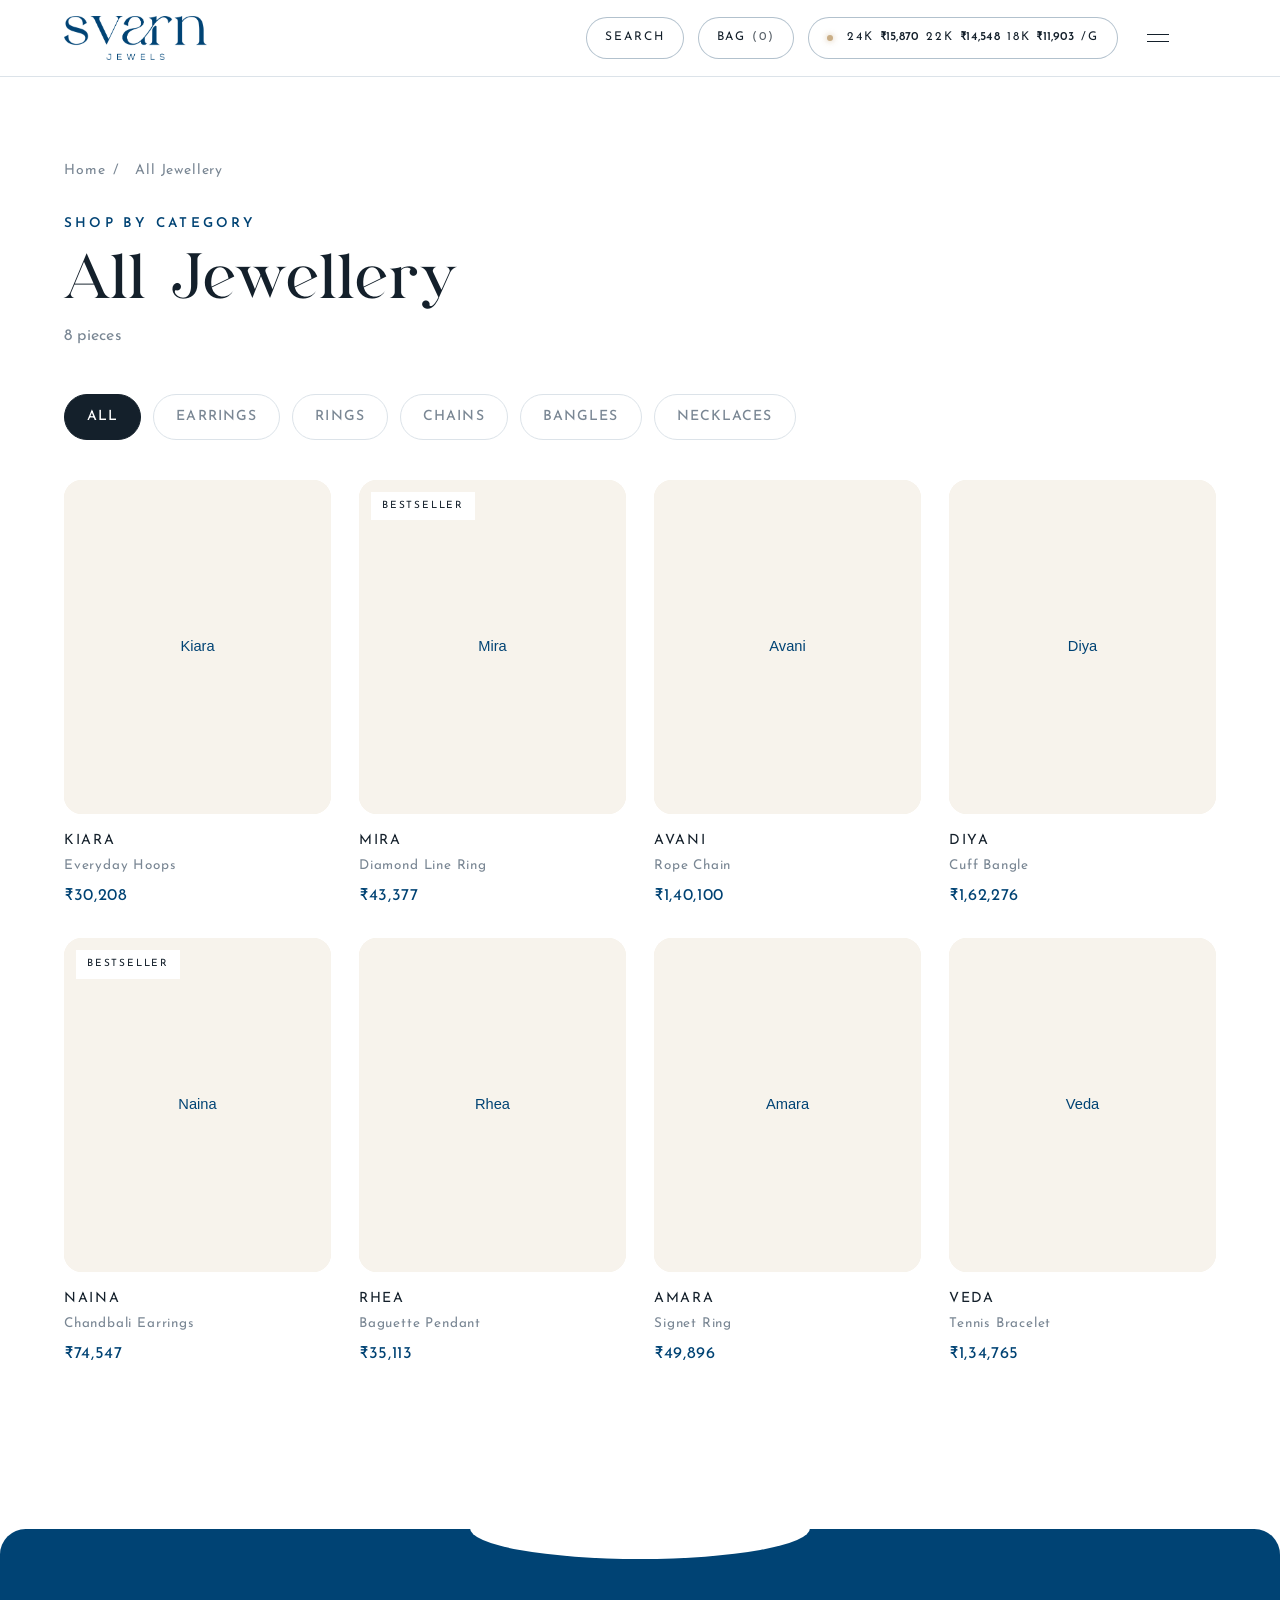
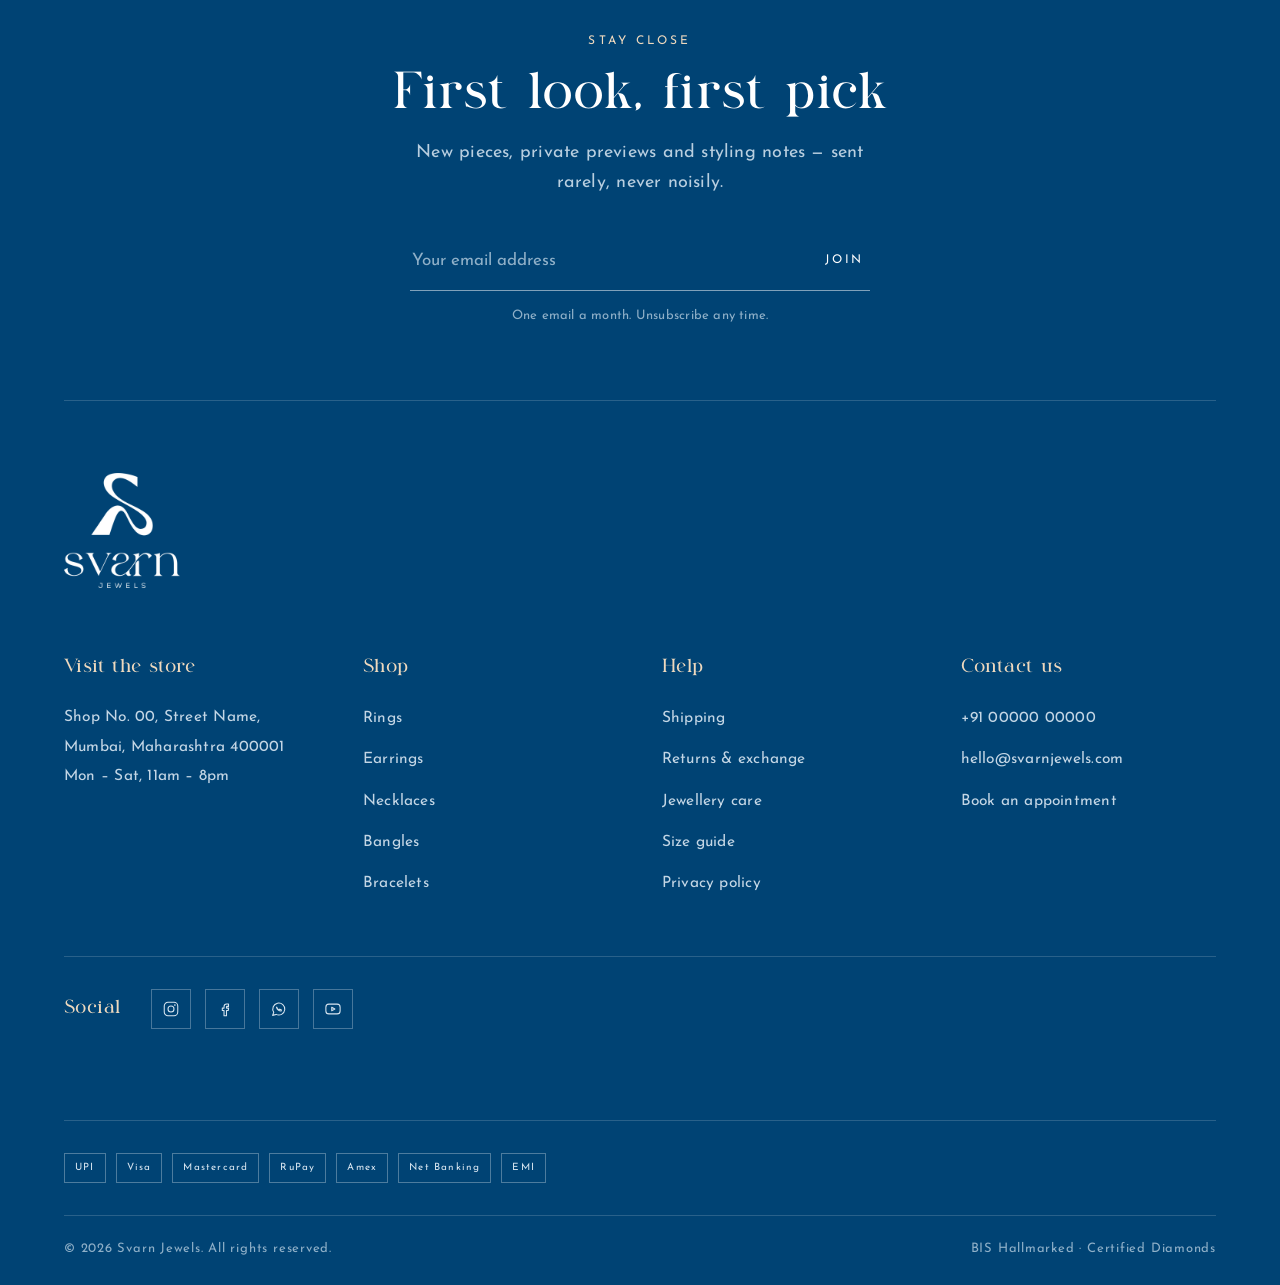
<file: category.html>
<!DOCTYPE html>
<html lang="en">
<head>
<meta charset="UTF-8">
<meta name="viewport" content="width=device-width, initial-scale=1">
<title id="pdpTitle">Shop — Svarn Jewels</title>
<meta name="description" content="Svarn Jewels — hand-finished gold and diamond jewellery, designed to be worn every day.">
<link rel="preconnect" href="https://fonts.googleapis.com">
<link rel="preconnect" href="https://fonts.gstatic.com" crossorigin>
<link href="https://fonts.googleapis.com/css2?family=Cormorant+Garamond:ital,wght@0,300;0,400;0,500;1,300&family=Josefin+Sans:wght@300;400;500;600;700&display=swap" rel="stylesheet">
<link rel="stylesheet" href="duo/duo.css">
<style>
/* ============================================================
   SVARN JEWELS — design tokens
   Placeholders are inline SVG (see `ph()` in the script).
   Swap any of them for your own path, e.g. 'images/hero.jpg'
   ============================================================ */
@font-face{
  font-family:'Randa';
  src:url([data-uri]) format('woff');
  font-weight:400;font-style:normal;font-display:swap;
}
:root{
  --porcelain:#FFFFFF;
  --sand:#F7F3EC;
  --cream:#E7DED0;
  --beige:#EED9BE;
  --blue:#004374;
  --gold:#CAAE86;
  --blue-lt:#124F7B;
  --ink:#14202B;
  --stone:#7A8794;
  --line:#DCE3E9;

  --display:'Randa','Cormorant Garamond', Georgia, serif;
  --sans:'Josefin Sans', -apple-system, Helvetica, sans-serif;

  --pad:clamp(20px, 5vw, 72px);
  --header-h:76px;
}
*{box-sizing:border-box;margin:0;padding:0}
html{scroll-behavior:smooth}
body{
  background:var(--porcelain);
  color:var(--ink);
  font-family:var(--sans);
  font-weight:400;
  font-size:18px;
  line-height:1.62;
  letter-spacing:.012em;
  -webkit-font-smoothing:antialiased;
  overflow-x:hidden;
}
img{display:block;width:100%;height:100%;object-fit:cover;background:var(--sand)}
a{color:inherit;text-decoration:none}
button{font:inherit;color:inherit;background:none;border:0;cursor:pointer}
:focus-visible{outline:1.5px solid var(--blue);outline-offset:3px}

/* --- shared type --- */
.eyebrow{
  font-size:12px;letter-spacing:.26em;text-transform:uppercase;
  color:var(--blue);font-weight:400;
}
.h-serif{
  font-family:var(--display);font-weight:400;
  letter-spacing:.01em;line-height:1.12;
}
.section-head{
  display:flex;align-items:flex-end;justify-content:space-between;
  gap:24px;margin-bottom:34px;flex-wrap:wrap;
}
.section-head h2{font-family:var(--display);font-weight:400;font-size:clamp(28px,4vw,44px);line-height:1.1}
.link-u{
  font-size:13px;letter-spacing:.22em;text-transform:uppercase;
  border-bottom:1px solid var(--ink);padding-bottom:4px;white-space:nowrap;
  transition:border-color .3s, color .3s;
}
.link-u:hover{color:var(--blue);border-color:var(--blue)}

/* soft curved pill — plain border + background, --btn-ring/--btn-fill drive the states */
.btn{
  display:inline-block;padding:17px 38px;
  font-size:13px;letter-spacing:.22em;text-transform:uppercase;
  border-radius:999px;
  border:1.5px solid var(--btn-ring);
  background:var(--btn-fill);
  backdrop-filter:var(--btn-blur,none);-webkit-backdrop-filter:var(--btn-blur,none);
  transition:color .4s ease, background .4s ease, border-color .4s ease;
}
.btn-solid{--btn-ring:var(--ink);--btn-fill:var(--ink);color:var(--porcelain)}
.btn-solid:hover{--btn-ring:var(--porcelain);--btn-fill:rgba(255,255,255,.14);--btn-blur:blur(8px)}
.btn-ghost{--btn-ring:rgba(255,255,255,.6);--btn-fill:rgba(255,255,255,.1);--btn-blur:blur(8px);color:var(--porcelain)}
.btn-ghost:hover{--btn-ring:var(--porcelain);--btn-fill:var(--porcelain);--btn-blur:none;color:var(--ink)}
.btn-dark{--btn-ring:var(--ink);--btn-fill:var(--porcelain);color:var(--ink)}
.btn-dark:hover{--btn-fill:var(--ink);color:var(--porcelain)}

section{padding:clamp(56px,8vw,110px) var(--pad)}

/* ============ ANNOUNCEMENT MARQUEE ============ */
.ticker{
  background:var(--ink);color:var(--porcelain);
  overflow:hidden;white-space:nowrap;padding:9px 0;
}
.ticker-track{display:inline-flex;animation:slide 34s linear infinite}
.ticker span{
  font-size:11.5px;letter-spacing:.28em;text-transform:uppercase;
  padding:0 32px;display:inline-block;
}
.ticker span::after{content:'◆';color:var(--blue);margin-left:30px;font-size:6px;vertical-align:middle}
@keyframes slide{to{transform:translateX(-50%)}}

/* ============ GOLD RATE ============ */
#goldTicker{
  display:flex;align-items:center;justify-content:center;flex-wrap:wrap;
  row-gap:2px;
  background:var(--ink);color:var(--porcelain);
  padding:9px 24px;
  font-size:11.5px;letter-spacing:.14em;
  border-bottom:1px solid rgba(247,243,236,.1);
  opacity:0;transition:opacity .6s ease;
}
#goldTicker.is-ready{opacity:1}
#goldTicker .gt-label{
  color:var(--stone);text-transform:uppercase;letter-spacing:.24em;font-size:10.5px;
  margin-right:22px;
}
#goldTicker .gt-item{white-space:nowrap;margin-right:22px}
#goldTicker .gt-item b{color:var(--gold);font-weight:600;letter-spacing:.01em}
#goldTicker .gt-when{color:var(--stone);font-size:10px;letter-spacing:.1em}
@media(max-width:680px){
  #goldTicker{font-size:10.5px;padding:8px 16px}
  #goldTicker .gt-label{display:none}
  #goldTicker .gt-item{margin-right:14px}
}

/* ============ HEADER ============ */
.header{
  position:fixed;top:0;left:0;right:0;z-index:60;
  background:transparent;color:#fff;
  border-bottom:1px solid transparent;
  transition:background .45s ease, color .45s ease, border-color .45s ease, opacity 1.6s ease;
}
body:not(.revealed) .header{opacity:0}
.header.solid{
  background:rgba(255,255,255,.94);backdrop-filter:blur(14px);
  color:var(--ink);border-bottom-color:var(--line);
}
.header-in{
  height:var(--header-h);padding:0 var(--pad);
  display:grid;grid-template-columns:auto 1fr auto;align-items:center;gap:32px;
}
.wordmark{text-align:left;display:block;line-height:0}
.wordmark img{
  width:auto;height:clamp(34px,3.4vw,44px);object-fit:contain;background:none;
  filter:brightness(0) invert(1);
  transition:filter .45s ease;
}
.header.solid .wordmark img{filter:none}
.wordmark .tag{
  font-size:9px;letter-spacing:.42em;text-transform:uppercase;
  color:rgba(255,255,255,.72);margin-top:6px;text-indent:.42em;
}
.header.solid .wordmark .tag{color:var(--stone)}
.icons{display:flex;gap:14px;justify-content:flex-end;align-items:center}
.icons .count{color:inherit;opacity:.7}

/* curved highlight pills — plain border that brightens to gold on hover */
.icons .pill{
  padding:10px 18px;
  font-size:12px;letter-spacing:.16em;text-transform:uppercase;font-weight:400;
  border-radius:999px;
  border:1px solid rgba(255,255,255,.5);
  background:rgba(0,20,35,.22);
  transition:color .4s ease, border-color .4s ease, background .4s ease;
}
.icons .pill:hover{color:var(--gold);border-color:var(--gold)}
.header.solid .icons .pill{border-color:rgba(0,52,90,.3);background:rgba(255,255,255,.9)}
.header.solid .icons .pill:hover{color:var(--blue);border-color:var(--blue)}

.gold-pill{
  display:none;align-items:center;gap:7px;cursor:default;white-space:nowrap;
  font-variant-numeric:tabular-nums;
}
.gold-pill.is-ready{display:inline-flex}
.gold-pill::before{
  content:'';width:6px;height:6px;border-radius:50%;background:var(--gold);
  box-shadow:0 0 6px rgba(202,174,134,.8);flex:none;
}
.gold-pill b{font-weight:600;letter-spacing:.02em}
@media(max-width:900px){
  .gold-pill .gp-suffix{display:none}
}
@media(max-width:560px){
  .gold-pill{display:none!important}
}

.burger{
  position:relative;display:flex;flex-direction:column;align-items:center;justify-content:center;
  gap:6px;width:52px;height:52px;padding:0;flex:none;transition:opacity .3s ease;
}
.burger:hover{opacity:.68}
.burger i{
  display:block;height:1px;width:22px;background:currentColor;
  transition:transform .3s cubic-bezier(.76,0,.24,1);
}
.burger-frame{position:absolute;inset:0;width:100%;height:100%;opacity:0;transition:opacity .25s ease}
body.nav-open .burger-frame{opacity:1;transition-delay:.15s}
body.nav-open .burger i:first-child{transform:translateY(3.5px) rotate(45deg)}
body.nav-open .burger i:last-child{transform:translateY(-3.5px) rotate(-45deg)}

/* dropdown */
.has-sub{position:relative}
.sub{
  position:absolute;top:calc(100% + 22px);left:-24px;min-width:190px;
  background:var(--porcelain);color:var(--ink);border:1px solid var(--line);padding:20px 24px;
  display:flex;flex-direction:column;gap:13px;
  opacity:0;visibility:hidden;transform:translateY(-6px);
  transition:.3s;
}
.has-sub:hover .sub{opacity:1;visibility:visible;transform:none}

/* ============ OPENING LOADER ============ */
.preload{
  position:fixed;inset:0;z-index:200;
  display:flex;align-items:center;justify-content:center;
  transition:opacity 1.5s ease, visibility 1.5s ease;
}
.pre-bg{
  position:absolute;inset:0;background:var(--blue);
  transition:opacity 1.5s cubic-bezier(.4,0,.2,1);
}
.preload.fly .pre-bg{opacity:0}

/* the film is already there behind the panel, so the blue lifts onto the
   video itself. the page keeps a blue base until the reveal finishes,
   so no white can flash through the crossfade. */
body:not(.revealed){background:var(--blue)}
.ticker{transition:opacity 1.6s ease}
body:not(.revealed) .ticker{opacity:0}
.pre-canvas{position:absolute;inset:0;width:100%;height:100%;pointer-events:none;z-index:1}
.preload.done{opacity:0;visibility:hidden}
.pre-mark{
  position:relative;width:min(210px,40vw);aspect-ratio:403/400;
  opacity:0;animation:preIn .8s ease .1s forwards;
}
.pre-mark img{
  position:absolute;inset:0;width:100%;height:100%;
  object-fit:contain;background:none;
}
@keyframes preIn{to{opacity:1}}

/* the same logo twice: one dimmed, one solid rising through it */
.pre-ghost{opacity:.16}
/* a single band of gold travels across on the diagonal, leaving the mark solid */
.pre-fill{
  clip-path:polygon(0 0, 0 0, -38% 100%, -38% 100%);
  animation:preSweep 4.2s cubic-bezier(.35,0,.25,1) .3s forwards;
}
@keyframes preSweep{
  to{clip-path:polygon(0 0, 138% 0, 100% 100%, 0 100%)}
}
/* …then the finished mark breaks into particles and drifts away */
.pre-mark{z-index:2}
.pre-mark .pre-canvas{z-index:3}
.pre-mark.gone img{opacity:0;transition:opacity .15s linear}
.pre-count{transition:opacity .5s ease}
.preload.fly .pre-count{opacity:0}

.pre-count{
  position:absolute;left:clamp(18px,4vw,54px);bottom:clamp(10px,3vw,34px);
  display:flex;align-items:flex-end;
  font-family:var(--sans);font-size:clamp(56px,11vw,128px);
  line-height:1;color:var(--gold);letter-spacing:-.01em;
}
.roll{height:1em;overflow:hidden}
.roll-list{will-change:transform}
.roll-list span{display:block;height:1em;line-height:1;text-align:right}
.pre-count em{font-style:normal;font-size:.34em;opacity:.7;margin-left:.2em;line-height:2.6}
@media(prefers-reduced-motion:reduce){
  .pre-mark{opacity:1;animation:none;transition:none}
  .pre-fill{clip-path:polygon(0 0, 138% 0, 100% 100%, 0 100%);animation:none}
}

/* ============ VIDEO HERO + GLASS SEARCH ============ */
.vhero{position:relative;height:100svh;min-height:520px;overflow:hidden;background:var(--blue)}
.vhero .hero-media{width:100%;height:100%;object-fit:cover;display:block}
.vhero::after{
  content:'';position:absolute;inset:0;
  background:linear-gradient(180deg,rgba(0,34,58,.30) 0%,rgba(0,34,58,.22) 45%,rgba(0,34,58,.55) 100%);
}
.vhero-in{
  position:absolute;inset:0;z-index:2;
  display:flex;flex-direction:column;align-items:flex-start;justify-content:flex-end;
  padding:0 var(--pad) clamp(52px,9vh,104px);
  gap:clamp(22px,3.2vh,36px);
}
.vhero-tagline{
  font-family:var(--display);font-weight:400;color:var(--gold);
  font-size:clamp(28px,4.8vw,60px);line-height:1.08;letter-spacing:.008em;
  text-shadow:0 6px 28px rgba(0,20,35,.45);
  max-width:15ch;
}
.vhero-tagline span{display:block}
.vsearch{
  position:relative;width:min(640px,100%);
  display:flex;align-items:center;gap:16px;
  padding:19px 24px;
  border-radius:999px;
  border:1px solid rgba(255,255,255,.4);
  background:rgba(255,255,255,.12);
  backdrop-filter:blur(20px) saturate(1.3);
  -webkit-backdrop-filter:blur(20px) saturate(1.3);
  box-shadow:0 20px 60px rgba(0,34,58,.22);
}
.vsearch > svg{width:20px;height:20px;color:rgba(255,255,255,.9);flex:none}
.vsearch input{
  flex:1;min-width:0;background:none;border:0;font:inherit;font-size:17px;
  color:#fff;letter-spacing:.03em;
}
.vsearch input:focus{outline:none}
.vsearch .go{
  flex:none;font-size:12px;letter-spacing:.22em;text-transform:uppercase;
  color:#fff;padding-left:16px;border-left:1px solid rgba(255,255,255,.3);
  transition:color .3s;
}
.vsearch .go:hover{color:var(--beige)}
.vs-ghost{
  position:absolute;left:60px;top:50%;transform:translateY(-50%);
  pointer-events:none;font-size:17px;letter-spacing:.03em;
  color:rgba(255,255,255,.55);transition:opacity .35s;white-space:nowrap;
}
.vs-ghost.off{opacity:0}
.vs-word{font-style:normal;color:rgba(255,255,255,.88)}
.vs-caret{
  display:inline-block;width:1px;height:1em;vertical-align:-.13em;
  background:rgba(255,255,255,.75);margin-left:2px;
  animation:vsblink 1s steps(1) infinite;
}
@keyframes vsblink{50%{opacity:0}}

/* ============ OFFER BANNERS (centre + side peek) ============ */
.banners{padding:clamp(16px,2.4vw,30px) 0 clamp(26px,3vw,40px);overflow:hidden}
.bnr-track{
  display:flex;gap:clamp(8px,1vw,16px);
  transition:transform .8s cubic-bezier(.32,0,.16,1);
  will-change:transform;
}
.bnr-slide{
  flex:0 0 var(--bnr-w,84%);position:relative;overflow:hidden;
  aspect-ratio:16/7;background:var(--sand);
  transition:opacity .8s ease;opacity:.55;
}
.bnr-slide.on{opacity:1}
.bnr-slide img{transition:transform 7s ease}
.bnr-slide.on:hover img{transform:scale(1.03)}
.bnr-dots{display:flex;gap:14px;justify-content:center;margin-top:clamp(18px,2.2vw,28px)}
.bnr-dots button{
  width:9px;height:9px;transform:rotate(45deg);
  background:var(--line);transition:background .4s, transform .4s;
}
.bnr-dots button.on{background:var(--blue);transform:rotate(45deg) scale(1.25)}

/* ============ PRODUCT RAIL ============ */
.rail{
  display:grid;grid-template-columns:repeat(4,1fr);gap:clamp(14px,2vw,28px) clamp(12px,1.6vw,22px);
}
.card{display:block}
.card-link{display:block}
.card-img{position:relative;aspect-ratio:4/5;overflow:hidden;background:var(--sand);border-radius:18px}
.card-img img{position:absolute;inset:0;transition:opacity .7s ease, transform 1.2s ease}
.card-img .alt{opacity:0}
.card:hover .alt{opacity:1}
.card:hover .card-img img{transform:scale(1.04)}
.badge{
  position:absolute;top:12px;left:12px;z-index:2;
  background:var(--porcelain);color:var(--ink);
  font-size:10px;letter-spacing:.18em;text-transform:uppercase;padding:6px 11px;
}
.card h3{font-size:14px;letter-spacing:.12em;text-transform:uppercase;font-weight:400;margin-top:16px}
.card .meta{font-size:13.5px;color:var(--stone);letter-spacing:.06em;margin-top:2px}
.card .price{font-size:16.5px;font-weight:400;margin-top:7px;letter-spacing:.04em;color:var(--blue)}

.price-note{
  font-size:10.5px;letter-spacing:.03em;color:var(--stone);
  margin-top:4px;cursor:help;
  white-space:nowrap;overflow:hidden;text-overflow:ellipsis;
  border-bottom:1px dotted var(--line);display:inline-block;max-width:100%;
}
.center-more{text-align:center;margin-top:clamp(40px,6vw,64px)}

/* ============ EDITORIAL BAND ============ */
.editorial{
  background:var(--porcelain);align-content:center;
  border-top:1px solid var(--line);border-bottom:1px solid var(--line);
  display:grid;grid-template-columns:1fr 1fr;gap:clamp(30px,6vw,90px);align-items:center;
}
.editorial .frame{aspect-ratio:3/4;overflow:hidden}
.editorial blockquote{font-family:var(--display);font-weight:400;font-size:clamp(26px,3.4vw,42px);line-height:1.24}
.editorial .rule{width:52px;height:1px;background:var(--blue);margin:26px 0}
.editorial p{color:var(--stone);max-width:400px;margin-bottom:30px}

/* ============ COLLECTION POSTERS (New Arrivals) ============ */
.posters{
  display:grid;grid-template-columns:1fr 1fr;grid-template-rows:1fr 1fr;
  gap:clamp(12px,1.6vw,22px);
}
.poster{position:relative;overflow:hidden;display:block;background:var(--sand)}
.poster.tall{grid-row:1 / 3;aspect-ratio:5/7}
.poster figcaption{
  position:absolute;left:0;right:0;bottom:0;z-index:2;
  padding:clamp(18px,2.2vw,30px);color:#fff;
  background:linear-gradient(180deg,transparent,rgba(20,18,15,.6));
  transition:transform .6s cubic-bezier(.2,0,.2,1);
}
.poster:hover figcaption{transform:translateY(-4px)}
.poster figcaption b{
  display:block;font-family:var(--display);font-weight:400;
  font-size:clamp(24px,2.6vw,34px);line-height:1.15;margin-bottom:14px;
}
/* CTA pill hidden by default, slides/fades in on hover — the Porsche-style reveal */
.poster figcaption i{
  position:relative;z-index:0;
  display:inline-flex;align-items:center;gap:10px;
  font-style:normal;font-size:11px;letter-spacing:.2em;text-transform:uppercase;font-weight:400;
  color:#fff;padding:11px 18px;
  border-radius:999px;
  opacity:0;transform:translateY(10px);
  transition:opacity .5s cubic-bezier(.2,0,.2,1), transform .5s cubic-bezier(.2,0,.2,1), color .35s ease;
}
.poster figcaption i::before{
  content:'';position:absolute;inset:0;z-index:-1;border-radius:inherit;
  background:rgba(255,255,255,.18);backdrop-filter:blur(6px);-webkit-backdrop-filter:blur(6px);
  transition:background .35s ease;
}
.poster figcaption i::after{content:'\2192';font-size:13px;transition:transform .35s ease}
.poster:hover figcaption i{opacity:1;transform:none;transition-delay:.08s}
.poster figcaption i:hover{color:var(--ink)}
.poster figcaption i:hover::before{background:var(--gold)}
.poster figcaption i:hover::after{transform:translateX(4px)}
@media(hover:none){.poster figcaption i{opacity:1;transform:none}}

/* ============ BESTSELLER MARQUEE ============ */
.marquee{position:relative;overflow:hidden;margin:0 calc(var(--pad) * -1);padding:4px 0}
.marquee::before,.marquee::after{
  content:'';position:absolute;top:0;bottom:0;width:clamp(30px,7vw,110px);z-index:3;pointer-events:none;
}
.marquee::before{left:0;background:linear-gradient(90deg,var(--porcelain),transparent)}
.marquee::after{right:0;background:linear-gradient(270deg,var(--porcelain),transparent)}
.mq-track{
  display:flex;gap:clamp(12px,1.6vw,22px);width:max-content;
  animation:mq 60s linear infinite;
}
.marquee:hover .mq-track{animation-play-state:paused}
@keyframes mq{from{transform:translateX(0)}to{transform:translateX(-50%)}}
.mq-item{flex:0 0 clamp(188px,19vw,272px)}
.mq-item .card-img{aspect-ratio:4/5}

/* ============ CATEGORY HOVER ROW ============ */
.cats{display:flex;gap:clamp(10px,2vw,34px);align-items:flex-end;flex-wrap:wrap}
.cat{flex:1 1 130px;text-align:center;display:block}
.cat .thumb{
  height:clamp(140px,17vw,230px);
  display:flex;align-items:flex-end;justify-content:center;
  margin-bottom:clamp(14px,1.8vw,22px);
}
.cat .thumb img{
  width:100%;height:100%;object-fit:contain;background:none;
  opacity:0;transform:translateY(22px) scale(.94);
  transition:opacity .55s ease, transform .7s cubic-bezier(.2,0,.2,1);
}
.cat:hover .thumb img, .cat:focus-visible .thumb img{opacity:1;transform:none}
.cat .label{
  display:inline-block;font-size:clamp(13px,1.5vw,16.5px);
  letter-spacing:.22em;text-transform:uppercase;
  border-bottom:1px solid var(--ink);padding-bottom:9px;
  transition:color .35s, border-color .35s;
}
.cat:hover .label{color:var(--blue);border-color:var(--blue)}
@media(hover:none){
  .cat .thumb img{opacity:1;transform:none}
}

/* ============ WORLD TILES ============ */
.center-head{text-align:center;margin-bottom:clamp(34px,4.6vw,62px)}
.center-head h2{
  font-family:var(--display);font-weight:400;
  font-size:clamp(30px,4.6vw,56px);line-height:1.08;margin:14px 0 12px;
}
.center-head p{color:var(--stone);font-size:18px}
.world{
  display:grid;grid-template-columns:1fr 1fr;grid-template-rows:1fr 1fr auto;
  gap:clamp(12px,1.6vw,22px);
}
.tile{position:relative;overflow:hidden;display:block;background:var(--sand);min-height:0}
.tile.tall{grid-row:1 / 3;aspect-ratio:3/4}
.tile.wide{grid-column:1 / 3;aspect-ratio:24/8}
.tile img{transition:transform 1.6s cubic-bezier(.2,0,.2,1)}
.tile:hover img{transform:scale(1.05)}
.tile::after{
  content:'';position:absolute;inset:0;
  background:linear-gradient(180deg,transparent 45%,rgba(0,67,116,.72));
}
.tile b{
  position:absolute;left:0;right:0;bottom:0;z-index:2;
  padding:clamp(20px,2.6vw,36px);text-align:center;color:#fff;
  font-family:var(--display);font-weight:400;
  font-size:clamp(22px,3vw,40px);line-height:1.1;
}

/* ============ GROUP SPOTLIGHT HOVER ============
   Hover one item in a gallery and it comes forward while its
   neighbours ease back — the rest of the zoom/timing for the
   hovered item itself still comes from each section's own rules. */
@media (hover:hover) and (pointer:fine){
  .card, .poster, .tile{transition:opacity .55s ease, filter .55s ease}

  .rail:has(.card:hover) .card:not(:hover),
  .mq-track:has(.card:hover) .card:not(:hover){opacity:.62;filter:saturate(.6)}
  .rail:has(.card:hover) .card:not(:hover) .card-img img,
  .mq-track:has(.card:hover) .card:not(:hover) .card-img img{transform:scale(.96)}

  .posters:has(.poster:hover) .poster:not(:hover){opacity:.65;filter:saturate(.6)}
  .posters:has(.poster:hover) .poster:not(:hover) img{transform:scale(.96)}

  .world:has(.tile:hover) .tile:not(:hover){opacity:.68;filter:saturate(.6)}
  .world:has(.tile:hover) .tile:not(:hover) img{transform:scale(.96)}
}

/* ============ VIDEO COVERFLOW ============ */
.reels{position:relative;overflow:hidden}
.reel-stage{
  position:relative;height:clamp(430px,58vw,640px);
  display:flex;align-items:center;justify-content:center;
}
.reel{
  position:absolute;top:50%;left:50%;
  width:clamp(210px,24vw,330px);aspect-ratio:9/16;
  background:var(--blue);overflow:hidden;
  transition:transform .75s cubic-bezier(.32,0,.16,1), opacity .75s ease, filter .75s ease;
  box-shadow:0 24px 60px rgba(0,67,116,.22);
}
.reel video{width:100%;height:100%;object-fit:cover;display:block}
.reel-cap{
  position:absolute;left:12px;right:12px;bottom:12px;z-index:3;
  background:rgba(255,255,255,.94);padding:12px 14px;
  display:flex;align-items:center;justify-content:space-between;gap:10px;
  opacity:0;transition:opacity .5s;
}
.reel.mid .reel-cap{opacity:1}
.reel-cap span{font-size:13px;letter-spacing:.1em;line-height:1.35;color:var(--ink)}
.reel-cap i{font-style:normal;color:var(--blue);font-size:15px}
.reel-sound{
  position:absolute;top:12px;right:12px;z-index:3;
  background:rgba(0,67,116,.6);color:#fff;width:34px;height:34px;
  display:none;align-items:center;justify-content:center;font-size:13px;
}
.reel.mid .reel-sound{display:flex}
.reel-arrow{
  position:absolute;top:50%;transform:translateY(-50%);z-index:6;
  width:46px;height:46px;border:1px solid var(--line);background:#fff;
  display:flex;align-items:center;justify-content:center;color:var(--blue);
  transition:background .3s,color .3s,border-color .3s;
}
.reel-arrow:hover{background:var(--blue);color:#fff;border-color:var(--blue)}
.reel-arrow.prev{left:clamp(4px,2vw,26px)}
.reel-arrow.next{right:clamp(4px,2vw,26px)}


/* ============ ASSURANCE ============ */
.assure{
  display:grid;grid-template-columns:1fr 1.05fr;
  gap:clamp(34px,6vw,80px);align-items:center;
  border-top:1px solid var(--line);
}
.assure-left h2{
  font-family:var(--display);font-weight:400;
  font-size:clamp(34px,5.4vw,70px);line-height:1.02;
}
.assure-left h2 em{font-style:normal;color:var(--blue)}
.assure-left p{color:var(--stone);font-size:clamp(18px,1.9vw,22px);margin-top:18px}
.assure-right{
  display:grid;grid-template-columns:repeat(3,1fr);gap:clamp(16px,2.6vw,36px);
  border-left:1px solid var(--line);padding-left:clamp(24px,4vw,70px);
}
.pillar{text-align:center}
.pillar svg{width:clamp(38px,4vw,52px);height:auto;margin:0 auto 20px;display:block;color:var(--blue)}
.pillar b{
  display:block;font-family:var(--display);font-weight:400;
  font-size:clamp(20px,2vw,26px);line-height:1.25;
}

/* ============ NEWSLETTER ============ */
.news{text-align:center;padding:0 0 clamp(48px,6vw,74px);border-bottom:1px solid rgba(255,255,255,.16);margin-bottom:clamp(46px,6vw,72px)}
.news .eyebrow{color:var(--beige)}
.news h2{font-family:var(--display);font-weight:400;font-size:clamp(28px,4.2vw,52px);line-height:1.1;margin:14px 0 16px;color:#fff}
.news p{color:#B9CFE0;max-width:480px;margin:0 auto 34px}
.form{display:flex;max-width:460px;margin:0 auto;border-bottom:1px solid rgba(255,255,255,.5)}
.form input{
  flex:1;border:0;background:none;padding:16px 2px;font:inherit;font-size:17px;color:#fff;
}
.form input::placeholder{color:#8FB0C8}
.form input:focus{outline:none}
.form button{font-size:12px;letter-spacing:.22em;text-transform:uppercase;padding:0 6px;color:#fff}
.form button:hover{color:var(--beige)}
.note{font-size:13px;color:#8FB0C8;margin-top:14px}

/* ============ FOOTER ============ */
.footer{
  background:var(--blue);color:#fff;position:relative;
  border-radius:clamp(14px,2vw,26px) clamp(14px,2vw,26px) 0 0;
  margin-top:clamp(30px,4vw,54px);
  padding:clamp(64px,8vw,104px) var(--pad) 26px;
}
.footer::before{
  content:'';position:absolute;top:-1px;left:50%;transform:translateX(-50%);
  width:min(340px,42vw);height:clamp(20px,2.4vw,34px);
  background:var(--porcelain);
  border-radius:0 0 50% 50% / 0 0 100% 100%;
}
.foot-mark{margin-bottom:clamp(40px,5vw,66px);line-height:0}
.foot-mark img{
  width:auto;height:clamp(88px,9vw,124px);object-fit:contain;background:none;
  filter:brightness(0) invert(1);
}
.footer-grid{
  display:grid;grid-template-columns:repeat(4,1fr);
  gap:clamp(28px,3.4vw,48px);align-items:start;
}
.footer h4{font-family:var(--display);font-size:19px;letter-spacing:.02em;text-transform:none;color:var(--beige);margin-bottom:20px;font-weight:400}
.footer ul{list-style:none;display:flex;flex-direction:column;gap:12px}
.footer li a{font-size:15.5px;color:#C3D6E5;transition:color .3s}
.footer li a:hover{color:#fff}
.footer address{font-style:normal;font-size:15.5px;color:#C3D6E5;line-height:1.9}
.foot-rule{border:0;border-top:1px solid rgba(255,255,255,.16);margin:clamp(38px,4.6vw,60px) 0 0}
.foot-row{
  display:flex;align-items:center;gap:clamp(16px,2.4vw,32px);
  flex-wrap:wrap;padding:clamp(22px,2.6vw,32px) 0;
}
.foot-row h4{margin:0}
.social{display:flex;gap:14px}
.social a{
  width:40px;height:40px;border:1px solid rgba(255,255,255,.28);
  display:flex;align-items:center;justify-content:center;color:#D7E5F0;
  transition:background .3s, color .3s, border-color .3s;
}
.social a:hover{background:#fff;color:var(--blue);border-color:#fff}
.social svg{width:18px;height:18px}
.pay{display:flex;gap:10px;flex-wrap:wrap}
.pay i{
  font-style:normal;font-size:10px;letter-spacing:.12em;
  border:1px solid rgba(255,255,255,.3);padding:6px 10px;color:#D7E5F0;
}
.legal{
  border-top:1px solid rgba(255,255,255,.16);margin-top:0;padding-top:22px;
  display:flex;justify-content:space-between;gap:10px 32px;flex-wrap:wrap;
  font-size:13px;color:#8FB0C8;letter-spacing:.06em;
}

/* ============ DRAWERS ============ */
/* the page recedes — scales down and dims — while a drawer slides over it */
#pageShell{
  /* no permanent will-change here: it silently creates a stacking context
     (as if transform were active) and would trap the fixed header's z-index
     inside it, below the nav overlay. JS toggles will-change only during
     the actual transition — see the DRAWERS script block. */
  transition:transform .6s cubic-bezier(.4,0,.2,1), filter .6s cubic-bezier(.4,0,.2,1);
}
body.drawer-open #pageShell{transform:scale(.94);filter:brightness(.72) saturate(.85)}
.scrim{position:fixed;inset:0;background:rgba(20,18,15,.4);opacity:0;visibility:hidden;transition:.4s;z-index:80}
.scrim.on{opacity:1;visibility:visible}
.drawer{
  position:fixed;top:0;right:0;bottom:0;width:min(390px,88vw);
  background:var(--porcelain);z-index:90;transform:translateX(100%);
  transition:transform .45s cubic-bezier(.4,0,.2,1);
  padding:30px var(--pad);display:flex;flex-direction:column;
}
.drawer.on{transform:none}
.drawer-top{display:flex;justify-content:space-between;align-items:center;margin-bottom:40px}
.drawer-top h3{font-size:13px;letter-spacing:.22em;text-transform:uppercase;font-weight:400}
.empty{margin:auto;text-align:center}
.empty .h-serif{font-size:26px;margin-bottom:10px}
.empty p{color:var(--stone);font-size:15.5px;margin-bottom:26px}

/* ============ NAV OVERLAY — diagonal wipe (Koenigsegg-style, Svarn colours) ============
   Tunables:
   --wipe-angle  the slant, in degrees — try 6deg for subtle, 18deg for dramatic
   --wipe-dir    1 = left covers first (left hangs lower); -1 = flips it, right hangs lower
   --wipe-duration / --wipe-ease / --link-stagger / --overlay-bg as named.

   Approach: the diagonal is a STATIC clip-path (never animated) on an element
   taller than the viewport by the slant's rise; only `transform:translateY()`
   is animated, toggled by #navOverlay.on. This keeps the whole sweep on the
   compositor (transform + opacity only) — no layout, no clip-path interpolation. */
#navOverlay{
  --wipe-angle:12deg;
  --wipe-dir:1;
  --wipe-duration:400ms;
  --wipe-ease:cubic-bezier(.76,0,.24,1);
  --link-stagger:55ms;
  --overlay-bg:var(--blue);
  --wipe-rise:calc(100vw * tan(var(--wipe-angle)));
  --wipe-rise-l:calc(var(--wipe-rise) * (1 - var(--wipe-dir)) / 2);
  --wipe-rise-r:calc(var(--wipe-rise) * (1 + var(--wipe-dir)) / 2);
  position:fixed;inset:0;z-index:55;
  pointer-events:none;
  overflow:hidden;
}
#navOverlay.on{pointer-events:auto}
.nov-panel{
  position:absolute;left:0;right:0;top:0;
  height:calc(100% + var(--wipe-rise));
  background:var(--overlay-bg);
  clip-path:polygon(
    0 0, 100% 0,
    100% calc(100% - var(--wipe-rise-r)),
    0 calc(100% - var(--wipe-rise-l))
  );
  /* translateY(-100%) here means -100% of THIS element's own (taller) height,
     which is what fully clears the slant above the viewport — a wrapper div
     would instead measure -100% of the viewport, leaving the rise permanently
     showing (that was the bug: always double-check what % is relative to). */
  transform:translateY(-100%);
  transition:transform var(--wipe-duration) var(--wipe-ease);
}
#navOverlay.on .nov-panel{transform:translateY(0)}
.nov-content{
  position:absolute;inset:0;
  display:flex;align-items:center;
  padding:clamp(76px,12vh,120px) var(--pad) 0;
  opacity:0;transition:opacity .25s ease;
}
#navOverlay.on .nov-content{opacity:1;transition-delay:.1s}
.nov-list{list-style:none}
.nov-list li{overflow:hidden}
.nov-list a{
  display:inline-block;
  font-family:var(--sans);font-weight:500;text-transform:uppercase;
  font-size:clamp(30px,4.4vw,54px);line-height:1.3;letter-spacing:.01em;
  color:var(--beige);
  opacity:0;transition:opacity .5s ease-out, color .3s ease;
  transition-delay:calc(150ms + var(--i) * var(--link-stagger));
}
#navOverlay.on .nov-list a{opacity:1}
.nov-list a:hover{color:var(--gold)}
body.nav-open{overflow:hidden}

@media(prefers-reduced-motion:reduce){
  .nov-panel{transform:translateY(0);opacity:0;transition:opacity .15s ease}
  #navOverlay.on .nov-panel{opacity:1}
  .nov-content,.nov-list a{transition:opacity .15s ease;transition-delay:0s!important}
}
@media(max-width:680px){
  .nov-list a{font-size:clamp(24px,7vw,36px)}
}

/* ============ REVEAL ============ */
.rv{opacity:0;transform:translateY(24px);transition:opacity .9s ease, transform .9s ease}
.rv.in{opacity:1;transform:none}

/* ============ PREMIUM CURSOR ============ */
#curDot,#curGem,#curLabel{display:none;position:fixed;top:0;left:0;pointer-events:none;z-index:9999}
@media (pointer:fine) and (hover:hover){
  #curDot,#curGem,#curLabel{display:block;will-change:transform}
  #curDot,#curGem{opacity:0;transition:opacity .5s ease}
  body.cur-on #curDot,body.cur-on #curGem{opacity:1}
  body.cur-hide #curDot,body.cur-hide #curGem,body.cur-hide #curLabel{opacity:0}
  body.cur-on,body.cur-on a,body.cur-on button,body.cur-on input,
  body.cur-on textarea,body.cur-on select,body.cur-on [role="button"],
  body.cur-on .btn,body.cur-on .card,body.cur-on .cat{cursor:none}

  #curDot{
    width:6px;height:6px;margin:-3px 0 0 -3px;border-radius:50%;
    background:var(--gold);box-shadow:0 0 6px rgba(202,174,134,.7);
    will-change:transform;
  }
  /* the diamond is the cursor itself now (tracks the pointer directly, no
     ring), so it needs to read clearly at a glance — bigger than its old
     decorative size */
  #curGem{width:0;height:0;will-change:transform}
  .cur-gem-spin{
    display:block;width:28px;height:28px;margin:-14px 0 0 -14px;color:var(--gold);
    animation:curSpin 9s linear infinite, curTwinkle 2.6s ease-in-out infinite;
    transition:filter .4s ease;
  }
  .cur-gem-spin svg{width:100%;height:100%;display:block;filter:drop-shadow(0 2px 6px rgba(20,32,43,.28)) drop-shadow(0 0 6px rgba(202,174,134,.75))}
  body.cur-hover .cur-gem-spin{filter:brightness(1.3)}
  @keyframes curSpin{to{rotate:360deg}}
  @keyframes curTwinkle{0%,100%{scale:.82;opacity:.55}50%{scale:1.08;opacity:1}}

  /* contextual label that appears beside the diamond on hover, e.g. "View" / "Shop" */
  #curLabel{opacity:0;transition:opacity .3s ease}
  body.cur-label #curLabel{opacity:1}
  #curLabel span{
    display:block;white-space:nowrap;
    font-size:11px;letter-spacing:.2em;text-transform:uppercase;font-weight:400;
    color:#fff;background:var(--ink);padding:9px 16px;
    border-radius:999px;
    box-shadow:0 10px 26px rgba(0,20,35,.3);
  }
}

/* ============ RESPONSIVE ============ */
@media(max-width:980px){
  .assure{grid-template-columns:1fr;text-align:center}
  .assure-right{border-left:0;border-top:1px solid var(--line);padding-left:0;padding-top:34px}
  .editorial{grid-template-columns:1fr}
  .footer-grid{grid-template-columns:1fr 1fr;gap:34px}
}
@media(max-width:680px){
  .rail{grid-template-columns:repeat(2,1fr)}
  .vhero{min-height:460px}
  .vsearch{padding:15px 18px;gap:12px}
  .vsearch input, .vs-ghost{font-size:15px}
  .vs-ghost{left:50px}
  .vsearch .go{display:none}
  .world{grid-template-columns:1fr;grid-template-rows:none}
  .tile{aspect-ratio:4/3}
  .tile.tall{grid-row:auto;aspect-ratio:4/3}
  .tile.wide{grid-column:auto;aspect-ratio:4/3}
  .reel-arrow{width:38px;height:38px}
  .posters{grid-template-columns:1fr;grid-template-rows:auto}
  .poster.tall{grid-row:auto}
  .poster:not(.tall){aspect-ratio:16/10}
  .cat{flex:1 1 40%}
  .editorial p{max-width:none}
  .footer-grid{grid-template-columns:1fr;gap:30px}
  .foot-row{padding:20px 0}
}
@media(prefers-reduced-motion:reduce){
  *{animation:none!important;transition-duration:.01ms!important}
  .rv{opacity:1;transform:none}
  #curDot,#curGem,#curLabel{display:none!important}
}
</style>
<!-- ===== PDP-SPECIFIC STYLES ===== -->
<style>
/* ============================================================
   CATEGORY LISTING PAGE — reuses the shared tokens/.card styling
   from the main stylesheet above, same as product.
   ============================================================ */
.cat-hero{padding:clamp(120px,14vw,160px) var(--pad) clamp(30px,4vw,44px)}
.cat-crumb{font-size:14px;letter-spacing:.06em;color:var(--stone);margin-bottom:clamp(20px,3vw,30px)}
.cat-crumb a{color:var(--stone);transition:color .25s ease}
.cat-crumb a:hover{color:var(--blue)}
.cat-crumb span{margin:0 8px}
.cat-eyebrow{font-size:13.5px;letter-spacing:.24em;text-transform:uppercase;color:var(--blue);font-weight:600;margin-bottom:12px}
.cat-heading{
  font-family:var(--display);font-weight:400;font-size:clamp(40px,5.8vw,64px);line-height:1.05;
  margin:0 0 10px;
}
.cat-count{font-size:16px;color:var(--stone)}

.cat-chips{
  display:flex;flex-wrap:wrap;gap:12px;
  padding:0 var(--pad) clamp(28px,4vw,40px);
}
.cat-chip{
  font-size:14px;letter-spacing:.08em;text-transform:uppercase;font-weight:500;
  padding:11px 22px;border:1px solid var(--line);border-radius:999px;color:var(--stone);
  transition:color .25s ease,border-color .25s ease,background .25s ease;
}
.cat-chip:hover{border-color:var(--blue);color:var(--blue)}
.cat-chip.is-active{background:var(--ink);border-color:var(--ink);color:var(--porcelain)}

.cat-grid{
  display:grid;grid-template-columns:repeat(4,1fr);gap:clamp(18px,2.2vw,30px);
  padding:0 var(--pad) clamp(70px,9vw,110px);
}
.cat-empty{padding:0 var(--pad) 120px;color:var(--stone);font-size:16.5px}
.cat-empty a{color:var(--blue);text-decoration:underline;text-underline-offset:3px}
.cat-loading{padding:0 var(--pad) 120px;color:var(--stone);font-size:15px}

@media(max-width:1100px){.cat-grid{grid-template-columns:repeat(3,1fr)}}
@media(max-width:760px){.cat-grid{grid-template-columns:repeat(2,1fr)}}
@media(max-width:460px){.cat-grid{grid-template-columns:1fr;max-width:340px;margin:0 auto}}
</style>
</head>
<body>
<script>
// this page skips the homepage's opening-loader animation (not needed on
// every page), but several shared rules — the header's fade-in, the
// body's background — are gated on body.revealed, which that loader's
// own script normally adds once it finishes. Add it immediately here
// instead so those rules resolve to their normal (not "still loading")
// state right away.
document.body.classList.add('revealed');
</script>

<!-- ============ PREMIUM CURSOR ============ -->
<div id="curDot" aria-hidden="true"></div>
<div id="curGem" aria-hidden="true">
  <span class="cur-gem-spin">
    <svg viewBox="0 0 24 24" fill="none" stroke="currentColor" stroke-width="1.3" stroke-linejoin="round">
      <path d="M6.5 3h11L21 9l-9 12L3 9l3.5-6Z"/>
      <path d="M3 9h18M9 3 7 9l5 12M15 3l2 6-5 12"/>
    </svg>
  </span>
</div>
<div id="curLabel" aria-hidden="true"><span id="curLabelText"></span></div>

<!-- pageShell is scaled back on drawer/menu open for a parallax "push" effect -->
<div id="pageShell">
<!-- loaded synchronously (not defer) and early: the product price calc
     later in this document needs window.GoldRate.get() and
     window.Products.fetch() to already exist by the time it runs — the
     fetches themselves are still async, this just guarantees the
     functions are there to call -->
<script src="duo/gold-rate.js"></script>
<script src="duo/products.js"></script>

<!-- ============ HEADER ============ -->
<header class="header">
  <div class="header-in">
    <a href="/" class="wordmark" aria-label="Svarn Jewels">
      <img src="[data-uri]" alt="Svarn Jewels">
    </a>
    <div class="icons">
      <button class="pill" data-open="search"><span>Search</span></button>
      <button class="pill" data-open="cart"><span>Bag</span> <span class="count">(0)</span></button>
      <span class="pill gold-pill" id="headerGoldRate" aria-live="polite"></span>
      <button class="burger" id="navToggle" aria-label="Open menu" aria-expanded="false" aria-controls="navOverlay">
        <svg class="burger-frame" viewBox="0 0 100 100" preserveAspectRatio="none" aria-hidden="true">
          <polygon points="14,0 86,0 100,14 100,86 86,100 14,100 0,86 0,14" fill="none" stroke="currentColor" stroke-width="1.2" vector-effect="non-scaling-stroke"/>
        </svg>
        <i></i><i></i>
      </button>
    </div>
  </div>
</header>
<!-- ============ PRODUCT DETAIL ============ -->
<!-- ============ CATEGORY LISTING ============ -->
<main class="cat-main">
  <div class="cat-hero">
    <div class="cat-crumb"><a href="/">Home</a><span>/</span><span id="catCrumbCurrent">Shop</span></div>
    <div class="cat-eyebrow">Shop by category</div>
    <h1 class="cat-heading" id="catHeading">Loading…</h1>
    <div class="cat-count" id="catCount"></div>
  </div>
  <div class="cat-chips" id="catChips"></div>
  <div class="cat-grid" id="catGrid"></div>
</main>
<footer class="footer" id="visit">
  <div class="news rv">
    <div class="eyebrow">Stay close</div>
    <h2>First look, first pick</h2>
    <p>New pieces, private previews and styling notes — sent rarely, never noisily.</p>
    <div class="form">
      <input type="email" placeholder="Your email address" aria-label="Email address">
      <button>Join</button>
    </div>
    <div class="note">One email a month. Unsubscribe any time.</div>
  </div>

  <div class="foot-mark rv">
    <img src="[data-uri]" alt="Svarn Jewels">
  </div>

  <div class="footer-grid">
    <div>
      <h4>Visit the store</h4>
      <address>
        Shop No. 00, Street Name,<br>
        Mumbai, Maharashtra 400001<br>
        Mon – Sat, 11am – 8pm
      </address>
    </div>
    <div>
      <h4>Shop</h4>
      <ul>
        <li><a href="#">Rings</a></li>
        <li><a href="#">Earrings</a></li>
        <li><a href="#">Necklaces</a></li>
        <li><a href="#">Bangles</a></li>
        <li><a href="#">Bracelets</a></li>
      </ul>
    </div>
    <div>
      <h4>Help</h4>
      <ul>
        <li><a href="#">Shipping</a></li>
        <li><a href="#">Returns &amp; exchange</a></li>
        <li><a href="#">Jewellery care</a></li>
        <li><a href="#">Size guide</a></li>
        <li><a href="#">Privacy policy</a></li>
      </ul>
    </div>
    <div>
      <h4>Contact us</h4>
      <ul>
        <li><a href="tel:+910000000000">+91 00000 00000</a></li>
        <li><a href="mailto:hello@svarnjewels.com">hello@svarnjewels.com</a></li>
        <li><a href="#">Book an appointment</a></li>
      </ul>
    </div>
  </div>

  <hr class="foot-rule">
  <div class="foot-row">
    <h4>Social</h4>
    <div class="social"><a href="#" aria-label="Instagram"><svg viewBox="0 0 24 24" fill="none" stroke="currentColor" stroke-width="1.4" stroke-linejoin="round"><rect x="3" y="3" width="18" height="18" rx="5"/><circle cx="12" cy="12" r="4"/><circle cx="17.2" cy="6.8" r="1.1" fill="currentColor" stroke="none"/></svg></a><a href="#" aria-label="Facebook"><svg viewBox="0 0 24 24" fill="none" stroke="currentColor" stroke-width="1.4" stroke-linejoin="round"><path d="M14.5 8.5h2.2V5.4h-2.4c-2.3 0-3.6 1.4-3.6 3.7v1.7H8.4v3.1h2.3V21h3.3v-7.1h2.4l.4-3.1h-2.8V9.4c0-.6.2-.9.5-.9Z"/></svg></a><a href="#" aria-label="WhatsApp"><svg viewBox="0 0 24 24" fill="none" stroke="currentColor" stroke-width="1.4" stroke-linejoin="round"><path d="M3.5 20.5 5 16.4A8 8 0 1 1 8.1 19.2l-4.6 1.3Z"/><path d="M9 9.4c.4 1.6 1.4 3 3 3.9l1-1.1 2 .9v1.6c-2.7.3-5.6-2.2-6.3-5h.3Z"/></svg></a><a href="#" aria-label="YouTube"><svg viewBox="0 0 24 24" fill="none" stroke="currentColor" stroke-width="1.4" stroke-linejoin="round"><rect x="2.5" y="5.5" width="19" height="13" rx="4"/><path d="M10.3 9.6v4.8l4.2-2.4-4.2-2.4Z"/></svg></a></div>
  </div>

  <hr class="foot-rule">
  <div class="foot-row">
    <div class="pay">
      <i>UPI</i><i>Visa</i><i>Mastercard</i><i>RuPay</i><i>Amex</i><i>Net Banking</i><i>EMI</i>
    </div>
  </div>

  <div class="legal">
    <span>© 2026 Svarn Jewels. All rights reserved.</span>
    <span>BIS Hallmarked · Certified Diamonds</span>
  </div>
</footer>
</div><!-- /pageShell -->

<!-- ============ DRAWERS ============ -->
<div class="scrim" id="scrim"></div>

<aside class="drawer" id="cart">
  <div class="drawer-top"><h3>Your bag</h3><button data-close>Close</button></div>
  <div class="empty">
    <div class="h-serif">Your bag is empty</div>
    <p>Pieces you add will appear here.</p>
    <a href="#new" class="btn btn-dark" data-close>Continue shopping</a>
  </div>
</aside>

<aside class="drawer" id="search">
  <div class="drawer-top"><h3>Search</h3><button data-close>Close</button></div>
  <div class="form" style="max-width:none"><input type="search" placeholder="Search for a piece" aria-label="Search"><button>Go</button></div>
  <div style="margin-top:34px">
    <div class="eyebrow" style="margin-bottom:14px">Popular</div>
    <ul style="list-style:none;display:flex;flex-direction:column;gap:12px">
      <li><a href="#new" style="font-size:15.5px;color:#5F5A51">Diamond studs</a></li>
      <li><a href="#new" style="font-size:15.5px;color:#5F5A51">Gold chain necklace</a></li>
      <li><a href="#new" style="font-size:15.5px;color:#5F5A51">Stacking bands</a></li>
      <li><a href="#new" style="font-size:15.5px;color:#5F5A51">Everyday bangles</a></li>
    </ul>
  </div>
</aside>
<!-- ============ NAV OVERLAY — diagonal wipe, full-screen menu ============ -->
<div id="navOverlay" role="dialog" aria-modal="true" aria-label="Main menu" aria-hidden="true">
  <div class="nov-panel"></div>
  <nav class="nov-content">
    <ul class="nov-list">
      <li style="--i:0"><a href="#new" data-nav-close>Shop&nbsp;All</a></li>
      <li style="--i:1"><a href="#categories" data-nav-close>Rings</a></li>
      <li style="--i:2"><a href="#categories" data-nav-close>Earrings</a></li>
      <li style="--i:3"><a href="#categories" data-nav-close>Necklaces</a></li>
      <li style="--i:4"><a href="#categories" data-nav-close>Bangles</a></li>
      <li style="--i:5"><a href="#categories" data-nav-close>Bracelets</a></li>
      <li style="--i:6"><a href="#new" data-nav-close>New&nbsp;In</a></li>
      <li style="--i:7"><a href="#about" data-nav-close>Our&nbsp;Story</a></li>
      <li style="--i:8"><a href="#visit" data-nav-close>Visit</a></li>
    </ul>
  </nav>
</div>
<script>
/* ---------- CATEGORY LISTING ---------- */
(async function initCategory() {
  const params = new URLSearchParams(location.search);
  const requested = params.get('cat');
  const heading = document.getElementById('catHeading');
  const count = document.getElementById('catCount');
  const crumbCurrent = document.getElementById('catCrumbCurrent');
  const chips = document.getElementById('catChips');
  const grid = document.getElementById('catGrid');

  // Bracelets isn't a distinct category in the current catalog (closest
  // match is Bangles) — alias it rather than showing an empty page
  const ALIASES = { Bracelets: 'Bangles' };

  function calcPrice(p, rate) {
    const goldValue = rate.perGram[p.purity] * p.w;
    const making = goldValue * (p.making / 100);
    const stone = p.stone || 0;
    const subtotal = goldValue + making + stone;
    const gst = subtotal * 0.03;
    return { goldValue, making, stone, gst, total: subtotal + gst };
  }

  function productCard(p, rate) {
    const c = calcPrice(p, rate);
    const fmt = GoldRate.formatINR;
    return `
    <div class="card rv">
      <a class="card-link" href="product?id=${encodeURIComponent(p.n)}" data-cursor="View">
        <div class="card-img">
          ${p.b ? `<span class="badge">${p.b}</span>` : ''}
          <img src="${p.img}" alt="${p.n} — ${p.t}">
          <img class="alt" src="${p.imgAlt}" alt="" aria-hidden="true" loading="lazy">
        </div>
        <h3>${p.n}</h3>
        <div class="meta">${p.t}</div>
        <div class="price">${fmt(c.total)}</div>
      </a>
    </div>`;
  }

  let rate, products;
  try {
    [rate, products] = await Promise.all([GoldRate.get(), Products.fetch()]);
  } catch (e) {
    heading.textContent = 'Something went wrong';
    count.textContent = 'Please try again in a moment.';
    return;
  }

  const catName = requested ? (ALIASES[requested] || requested) : null;
  const shown = catName
    ? products.filter((p) => (p.category || '').toLowerCase() === catName.toLowerCase())
    : products;

  const displayName = requested || 'All Jewellery';
  document.getElementById('pdpTitle').textContent = `${displayName} — Svarn Jewels`;
  crumbCurrent.textContent = displayName;
  heading.textContent = displayName;
  count.textContent = shown.length
    ? `${shown.length} piece${shown.length === 1 ? '' : 's'}`
    : `No pieces in ${displayName} yet`;

  const allCats = ['All', ...new Set(products.map((p) => p.category).filter(Boolean))];
  chips.innerHTML = allCats.map((c) => {
    const href = c === 'All' ? 'category' : `category?cat=${encodeURIComponent(c)}`;
    const active = (c === 'All' && !requested) || c === catName;
    return `<a class="cat-chip${active ? ' is-active' : ''}" href="${href}">${c}</a>`;
  }).join('');

  if (shown.length) {
    grid.innerHTML = shown.map((p) => productCard(p, rate)).join('');
    grid.querySelectorAll('.rv').forEach((el) => el.classList.add('in'));
  } else {
    // a requested category with nothing in it yet — show its own empty
    // state instead of quietly falling back to unrelated products
    grid.innerHTML = '';
    grid.insertAdjacentHTML('afterend',
      `<div class="cat-empty">No pieces in ${displayName} yet — check back soon, or explore
       <a href="category">the full collection</a>.</div>`);
  }
})();
/* ---------- DRAWERS ---------- */
const scrim = document.getElementById('scrim');
const pageShell = document.getElementById('pageShell');
let pageShellWCTimer = null;
const primePageShellTransition = () => {
  clearTimeout(pageShellWCTimer);
  pageShell.style.willChange = 'transform';
  pageShellWCTimer = setTimeout(() => { pageShell.style.willChange = ''; }, 650);
};
const shut = () => {
  document.querySelectorAll('.drawer').forEach(d => d.classList.remove('on'));
  scrim.classList.remove('on');
  if (document.body.classList.contains('drawer-open')) primePageShellTransition();
  document.body.classList.remove('drawer-open');
  document.body.style.overflow = '';
};
// delegated (not attached per-element like the homepage's copy of this
// script) because this page injects its "Add to Bag" button after an
// async product fetch, well after a one-time querySelectorAll would run
document.addEventListener('click', (e) => {
  const b = e.target.closest('[data-open]');
  if (!b) return;
  e.preventDefault();
  shut();
  document.getElementById(b.dataset.open).classList.add('on');
  scrim.classList.add('on');
  primePageShellTransition();
  document.body.classList.add('drawer-open');
  document.body.style.overflow = 'hidden';
});
document.addEventListener('click', e => { if (e.target.closest('[data-close]')) shut(); });
scrim.addEventListener('click', shut);
document.addEventListener('keydown', e => { if (e.key === 'Escape') shut(); });

/* ---------- NAV OVERLAY: diagonal wipe menu ----------
   Independent of the drawer system above — the page must stay perfectly
   still underneath (no parallax scale), per spec. Transform/opacity only,
   so toggling mid-sweep reverses cleanly from wherever the transition is. */
(function(){
  const overlay = document.getElementById('navOverlay');
  const toggle  = document.getElementById('navToggle');
  if (!overlay || !toggle) return;

  const FOCUSABLE = 'a[href], button:not([disabled])';
  let isOpen = false, scrollY = 0;

  const openNav = () => {
    if (isOpen) return;
    isOpen = true;
    scrollY = window.scrollY;
    overlay.classList.add('on');
    overlay.setAttribute('aria-hidden', 'false');
    toggle.setAttribute('aria-expanded', 'true');
    document.body.classList.add('nav-open');
    document.body.style.position = 'fixed';
    document.body.style.top = `-${scrollY}px`;
    document.body.style.width = '100%';
    const first = overlay.querySelector(FOCUSABLE);
    if (first) setTimeout(() => first.focus(), 350);
  };

  const closeNav = () => {
    if (!isOpen) return;
    isOpen = false;
    overlay.classList.remove('on');
    overlay.setAttribute('aria-hidden', 'true');
    toggle.setAttribute('aria-expanded', 'false');
    document.body.classList.remove('nav-open');
    document.body.style.position = '';
    document.body.style.top = '';
    document.body.style.width = '';
    window.scrollTo(0, scrollY);
    toggle.focus();
  };

  toggle.addEventListener('click', () => (isOpen ? closeNav() : openNav()));
  overlay.addEventListener('click', e => { if (e.target.closest('[data-nav-close]')) closeNav(); });
  document.addEventListener('keydown', e => {
    if (!isOpen) return;
    if (e.key === 'Escape') { closeNav(); return; }
    if (e.key !== 'Tab') return;
    const items = Array.from(overlay.querySelectorAll(FOCUSABLE));
    if (!items.length) return;
    const firstEl = items[0], lastEl = items[items.length - 1];
    if (e.shiftKey && document.activeElement === firstEl) { e.preventDefault(); lastEl.focus(); }
    else if (!e.shiftKey && document.activeElement === lastEl) { e.preventDefault(); firstEl.focus(); }
  });
})();

/* ---------- PREMIUM CURSOR: smooth trailing ring + dot, gem sparkle ---------- */
(function(){
  if (!window.matchMedia('(pointer:fine)').matches) return;
  if (!window.matchMedia('(hover:hover)').matches) return;
  if (window.matchMedia('(prefers-reduced-motion: reduce)').matches) return;

  const dot   = document.getElementById('curDot');
  const gem   = document.getElementById('curGem');
  const label = document.getElementById('curLabel');
  const labelText = document.getElementById('curLabelText');
  if (!dot || !gem || !label) return;

  const HOVER_SEL = 'a, button, input, textarea, select, label, .btn, .card, .cat, ' +
    '.tile, .bnr-slide, .reel-arrow, .poster, [role="button"], [data-open], [data-close]';
  /* elements carrying data-cursor get their text shown in the label pill beside the diamond */
  const LABEL_SEL = '[data-cursor]';

  const mouse = {x:0, y:0};
  const dotP   = {x:0, y:0};
  const gemP   = {x:0, y:0};
  const labelP = {x:0, y:0};
  let moved = false, isHover = false, isDown = false, activeLabelEl = null;
  let dotS = 1, gemS = 1;

  const TARGETS = {
    base:  {dot:1,   gem:1},
    hover: {dot:.35, gem:1.55},
    down:  {dot:1.6, gem:.78},
  };
  const targets = () => isDown ? TARGETS.down : isHover ? TARGETS.hover : TARGETS.base;

  const setHover = (v) => {
    if (v === isHover) return;
    isHover = v;
    document.body.classList.toggle('cur-hover', v);
  };

  window.addEventListener('mousemove', (e) => {
    mouse.x = e.clientX; mouse.y = e.clientY;
    if (!moved) {
      moved = true;
      dotP.x = gemP.x = labelP.x = mouse.x;
      dotP.y = gemP.y = labelP.y = mouse.y;
      document.body.classList.add('cur-on');
      requestAnimationFrame(loop); // don't burn frames before there's a real cursor to animate
    }
  }, {passive:true});

  document.addEventListener('mouseover', (e) => {
    if (e.target.closest(HOVER_SEL)) setHover(true);
    const labelEl = e.target.closest(LABEL_SEL);
    if (labelEl && labelEl !== activeLabelEl) {
      activeLabelEl = labelEl;
      labelText.textContent = labelEl.dataset.cursor;
      document.body.classList.add('cur-label');
    }
  }, {passive:true});
  document.addEventListener('mouseout', (e) => {
    if (e.target.closest(HOVER_SEL)) {
      const to = e.relatedTarget;
      if (!to || !to.closest || !to.closest(HOVER_SEL)) setHover(false);
    }
    if (activeLabelEl && e.target.closest(LABEL_SEL) === activeLabelEl) {
      const to = e.relatedTarget;
      if (!to || !to.closest || to.closest(LABEL_SEL) !== activeLabelEl) {
        activeLabelEl = null;
        document.body.classList.remove('cur-label');
      }
    }
  }, {passive:true});

  document.addEventListener('mousedown', () => { isDown = true; }, {passive:true});
  document.addEventListener('mouseup',   () => { isDown = false; }, {passive:true});
  document.addEventListener('mouseleave', () => document.body.classList.add('cur-hide'));
  document.addEventListener('mouseenter', () => document.body.classList.remove('cur-hide'));

  function loop(){
    const t = targets();
    dotP.x  += (mouse.x - dotP.x)  * .35;
    dotP.y  += (mouse.y - dotP.y)  * .35;
    gemP.x  += (mouse.x - gemP.x)  * .16;
    gemP.y  += (mouse.y - gemP.y)  * .16;
    labelP.x += (mouse.x + 46 - labelP.x) * .2;
    labelP.y += (mouse.y - labelP.y) * .2;

    dotS  += (t.dot  - dotS)  * .22;
    gemS  += (t.gem  - gemS)  * .18;

    dot.style.transform   = `translate3d(${dotP.x}px,${dotP.y}px,0) scale(${dotS})`;
    gem.style.transform   = `translate3d(${gemP.x}px,${gemP.y}px,0) scale(${gemS})`;
    label.style.transform = `translate3d(${labelP.x}px,${labelP.y}px,0) translate(0,-50%)`;

    requestAnimationFrame(loop);
  }
})();

/* ---------- HEADER: transparent over the film, solid past it ----------
   this page has no dark full-bleed hero for the header to sit
   transparently over (unlike the homepage's .vhero), so the logo (which
   defaults to a white/inverted filter meant for a dark backdrop) would
   be invisible against the plain page background — just keep it solid
   from the start instead of chasing a hero element that doesn't exist */
const headerEl = document.querySelector('.header');
const heroEl = document.querySelector('.vhero');
if (heroEl) {
  const onScroll = () => headerEl.classList.toggle('solid', window.scrollY > heroEl.offsetHeight - 90);
  window.addEventListener('scroll', onScroll, {passive:true});
  window.addEventListener('resize', onScroll);
  onScroll();
} else {
  headerEl.classList.add('solid');
}

/* ---------- SCROLL REVEAL ---------- */
const io = new IntersectionObserver(es => es.forEach(e => {
  if (e.isIntersecting) { e.target.classList.add('in'); io.unobserve(e.target); }
}), {threshold:.12, rootMargin:'0px 0px -40px'});
document.querySelectorAll('.rv').forEach((el,i) => {
  el.style.transitionDelay = (i % 4) * 70 + 'ms';
  io.observe(el);
});
</script>
</body>
</html>
</file>
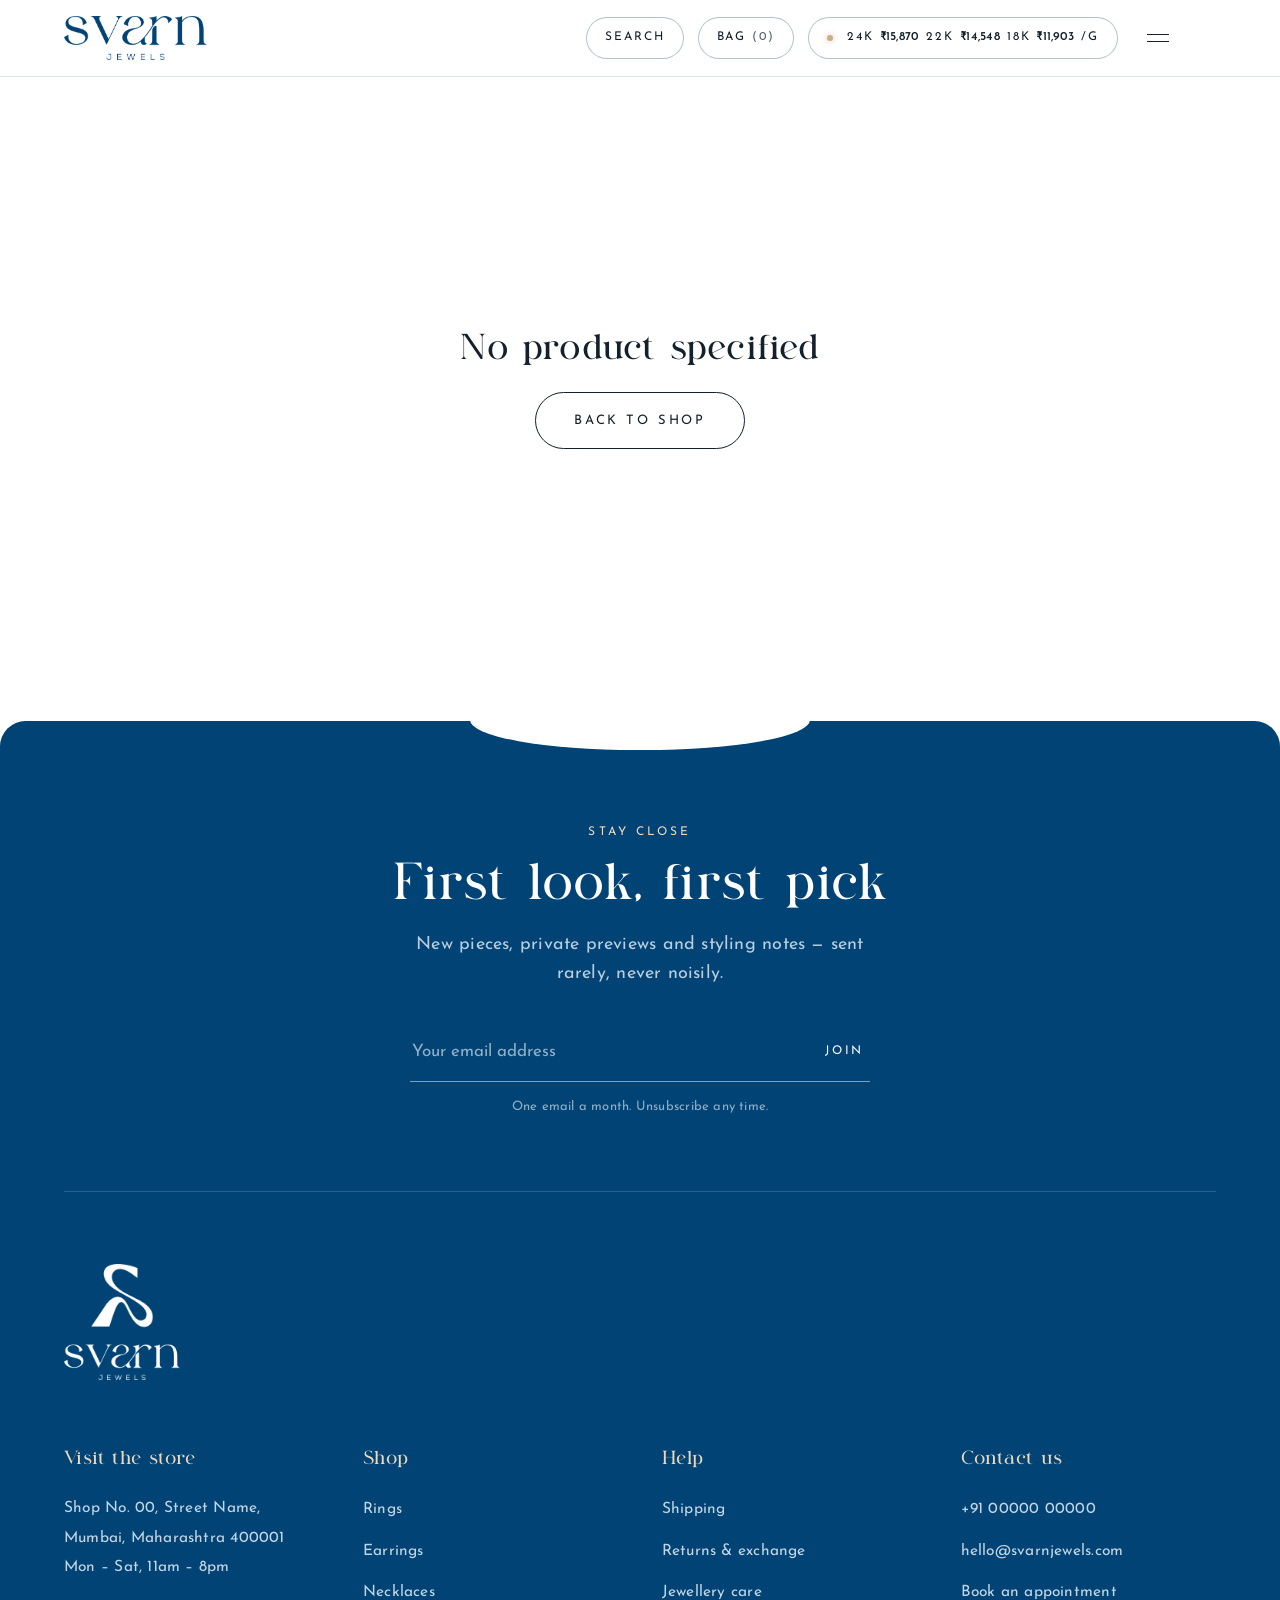
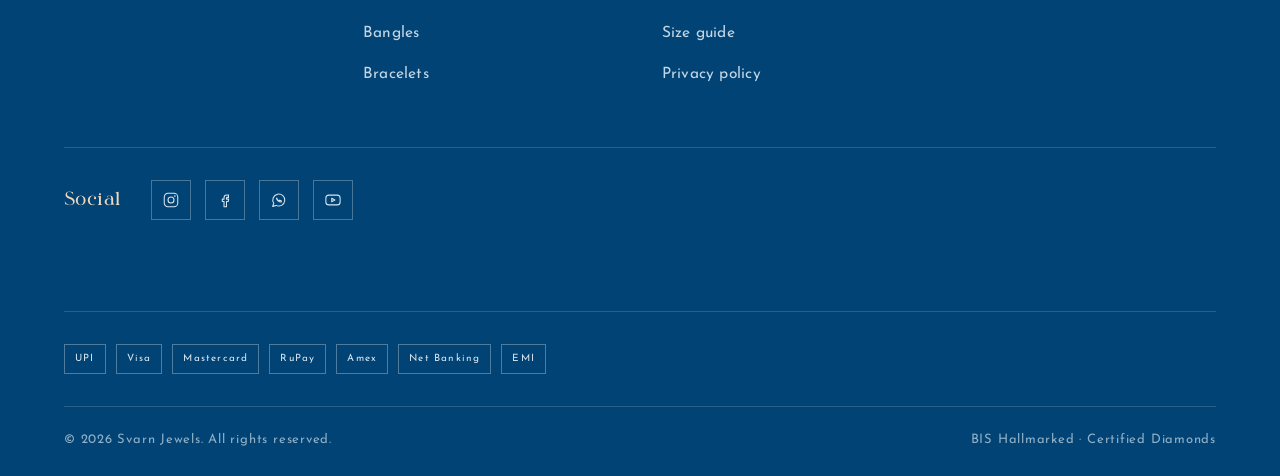
<file: product.html>
<!DOCTYPE html>
<html lang="en">
<head>
<meta charset="UTF-8">
<meta name="viewport" content="width=device-width, initial-scale=1">
<title id="pdpTitle">Product — Svarn Jewels</title>
<meta name="description" content="Svarn Jewels — hand-finished gold and diamond jewellery, designed to be worn every day.">
<link rel="preconnect" href="https://fonts.googleapis.com">
<link rel="preconnect" href="https://fonts.gstatic.com" crossorigin>
<link href="https://fonts.googleapis.com/css2?family=Cormorant+Garamond:ital,wght@0,300;0,400;0,500;1,300&family=Josefin+Sans:wght@300;400;500;600;700&display=swap" rel="stylesheet">
<link rel="stylesheet" href="duo/duo.css">
<style>
/* ============================================================
   SVARN JEWELS — design tokens
   Placeholders are inline SVG (see `ph()` in the script).
   Swap any of them for your own path, e.g. 'images/hero.jpg'
   ============================================================ */
@font-face{
  font-family:'Randa';
  src:url([data-uri]) format('woff');
  font-weight:400;font-style:normal;font-display:swap;
}
:root{
  --porcelain:#FFFFFF;
  --sand:#F7F3EC;
  --cream:#E7DED0;
  --beige:#EED9BE;
  --blue:#004374;
  --gold:#CAAE86;
  --blue-lt:#124F7B;
  --ink:#14202B;
  --stone:#7A8794;
  --line:#DCE3E9;

  --display:'Randa','Cormorant Garamond', Georgia, serif;
  --sans:'Josefin Sans', -apple-system, Helvetica, sans-serif;

  --pad:clamp(20px, 5vw, 72px);
  --header-h:76px;
}
*{box-sizing:border-box;margin:0;padding:0}
html{scroll-behavior:smooth}
body{
  background:var(--porcelain);
  color:var(--ink);
  font-family:var(--sans);
  font-weight:400;
  font-size:18px;
  line-height:1.62;
  letter-spacing:.012em;
  -webkit-font-smoothing:antialiased;
  overflow-x:hidden;
}
img{display:block;width:100%;height:100%;object-fit:cover;background:var(--sand)}
a{color:inherit;text-decoration:none}
button{font:inherit;color:inherit;background:none;border:0;cursor:pointer}
:focus-visible{outline:1.5px solid var(--blue);outline-offset:3px}

/* --- shared type --- */
.eyebrow{
  font-size:12px;letter-spacing:.26em;text-transform:uppercase;
  color:var(--blue);font-weight:400;
}
.h-serif{
  font-family:var(--display);font-weight:400;
  letter-spacing:.01em;line-height:1.12;
}
.section-head{
  display:flex;align-items:flex-end;justify-content:space-between;
  gap:24px;margin-bottom:34px;flex-wrap:wrap;
}
.section-head h2{font-family:var(--display);font-weight:400;font-size:clamp(28px,4vw,44px);line-height:1.1}
.link-u{
  font-size:13px;letter-spacing:.22em;text-transform:uppercase;
  border-bottom:1px solid var(--ink);padding-bottom:4px;white-space:nowrap;
  transition:border-color .3s, color .3s;
}
.link-u:hover{color:var(--blue);border-color:var(--blue)}

/* soft curved pill — plain border + background, --btn-ring/--btn-fill drive the states */
.btn{
  display:inline-block;padding:17px 38px;
  font-size:13px;letter-spacing:.22em;text-transform:uppercase;
  border-radius:999px;
  border:1.5px solid var(--btn-ring);
  background:var(--btn-fill);
  backdrop-filter:var(--btn-blur,none);-webkit-backdrop-filter:var(--btn-blur,none);
  transition:color .4s ease, background .4s ease, border-color .4s ease;
}
.btn-solid{--btn-ring:var(--ink);--btn-fill:var(--ink);color:var(--porcelain)}
.btn-solid:hover{--btn-ring:var(--porcelain);--btn-fill:rgba(255,255,255,.14);--btn-blur:blur(8px)}
.btn-ghost{--btn-ring:rgba(255,255,255,.6);--btn-fill:rgba(255,255,255,.1);--btn-blur:blur(8px);color:var(--porcelain)}
.btn-ghost:hover{--btn-ring:var(--porcelain);--btn-fill:var(--porcelain);--btn-blur:none;color:var(--ink)}
.btn-dark{--btn-ring:var(--ink);--btn-fill:var(--porcelain);color:var(--ink)}
.btn-dark:hover{--btn-fill:var(--ink);color:var(--porcelain)}

section{padding:clamp(56px,8vw,110px) var(--pad)}

/* ============ ANNOUNCEMENT MARQUEE ============ */
.ticker{
  background:var(--ink);color:var(--porcelain);
  overflow:hidden;white-space:nowrap;padding:9px 0;
}
.ticker-track{display:inline-flex;animation:slide 34s linear infinite}
.ticker span{
  font-size:11.5px;letter-spacing:.28em;text-transform:uppercase;
  padding:0 32px;display:inline-block;
}
.ticker span::after{content:'◆';color:var(--blue);margin-left:30px;font-size:6px;vertical-align:middle}
@keyframes slide{to{transform:translateX(-50%)}}

/* ============ GOLD RATE ============ */
#goldTicker{
  display:flex;align-items:center;justify-content:center;flex-wrap:wrap;
  row-gap:2px;
  background:var(--ink);color:var(--porcelain);
  padding:9px 24px;
  font-size:11.5px;letter-spacing:.14em;
  border-bottom:1px solid rgba(247,243,236,.1);
  opacity:0;transition:opacity .6s ease;
}
#goldTicker.is-ready{opacity:1}
#goldTicker .gt-label{
  color:var(--stone);text-transform:uppercase;letter-spacing:.24em;font-size:10.5px;
  margin-right:22px;
}
#goldTicker .gt-item{white-space:nowrap;margin-right:22px}
#goldTicker .gt-item b{color:var(--gold);font-weight:600;letter-spacing:.01em}
#goldTicker .gt-when{color:var(--stone);font-size:10px;letter-spacing:.1em}
@media(max-width:680px){
  #goldTicker{font-size:10.5px;padding:8px 16px}
  #goldTicker .gt-label{display:none}
  #goldTicker .gt-item{margin-right:14px}
}

/* ============ HEADER ============ */
.header{
  position:fixed;top:0;left:0;right:0;z-index:60;
  background:transparent;color:#fff;
  border-bottom:1px solid transparent;
  transition:background .45s ease, color .45s ease, border-color .45s ease, opacity 1.6s ease;
}
body:not(.revealed) .header{opacity:0}
.header.solid{
  background:rgba(255,255,255,.94);backdrop-filter:blur(14px);
  color:var(--ink);border-bottom-color:var(--line);
}
.header-in{
  height:var(--header-h);padding:0 var(--pad);
  display:grid;grid-template-columns:auto 1fr auto;align-items:center;gap:32px;
}
.wordmark{text-align:left;display:block;line-height:0}
.wordmark img{
  width:auto;height:clamp(34px,3.4vw,44px);object-fit:contain;background:none;
  filter:brightness(0) invert(1);
  transition:filter .45s ease;
}
.header.solid .wordmark img{filter:none}
.wordmark .tag{
  font-size:9px;letter-spacing:.42em;text-transform:uppercase;
  color:rgba(255,255,255,.72);margin-top:6px;text-indent:.42em;
}
.header.solid .wordmark .tag{color:var(--stone)}
.icons{display:flex;gap:14px;justify-content:flex-end;align-items:center}
.icons .count{color:inherit;opacity:.7}

/* curved highlight pills — plain border that brightens to gold on hover */
.icons .pill{
  padding:10px 18px;
  font-size:12px;letter-spacing:.16em;text-transform:uppercase;font-weight:400;
  border-radius:999px;
  border:1px solid rgba(255,255,255,.5);
  background:rgba(0,20,35,.22);
  transition:color .4s ease, border-color .4s ease, background .4s ease;
}
.icons .pill:hover{color:var(--gold);border-color:var(--gold)}
.header.solid .icons .pill{border-color:rgba(0,52,90,.3);background:rgba(255,255,255,.9)}
.header.solid .icons .pill:hover{color:var(--blue);border-color:var(--blue)}

.gold-pill{
  display:none;align-items:center;gap:7px;cursor:default;white-space:nowrap;
  font-variant-numeric:tabular-nums;
}
.gold-pill.is-ready{display:inline-flex}
.gold-pill::before{
  content:'';width:6px;height:6px;border-radius:50%;background:var(--gold);
  box-shadow:0 0 6px rgba(202,174,134,.8);flex:none;
}
.gold-pill b{font-weight:600;letter-spacing:.02em}
@media(max-width:900px){
  .gold-pill .gp-suffix{display:none}
}
@media(max-width:560px){
  .gold-pill{display:none!important}
}

.burger{
  position:relative;display:flex;flex-direction:column;align-items:center;justify-content:center;
  gap:6px;width:52px;height:52px;padding:0;flex:none;transition:opacity .3s ease;
}
.burger:hover{opacity:.68}
.burger i{
  display:block;height:1px;width:22px;background:currentColor;
  transition:transform .3s cubic-bezier(.76,0,.24,1);
}
.burger-frame{position:absolute;inset:0;width:100%;height:100%;opacity:0;transition:opacity .25s ease}
body.nav-open .burger-frame{opacity:1;transition-delay:.15s}
body.nav-open .burger i:first-child{transform:translateY(3.5px) rotate(45deg)}
body.nav-open .burger i:last-child{transform:translateY(-3.5px) rotate(-45deg)}

/* dropdown */
.has-sub{position:relative}
.sub{
  position:absolute;top:calc(100% + 22px);left:-24px;min-width:190px;
  background:var(--porcelain);color:var(--ink);border:1px solid var(--line);padding:20px 24px;
  display:flex;flex-direction:column;gap:13px;
  opacity:0;visibility:hidden;transform:translateY(-6px);
  transition:.3s;
}
.has-sub:hover .sub{opacity:1;visibility:visible;transform:none}

/* ============ OPENING LOADER ============ */
.preload{
  position:fixed;inset:0;z-index:200;
  display:flex;align-items:center;justify-content:center;
  transition:opacity 1.5s ease, visibility 1.5s ease;
}
.pre-bg{
  position:absolute;inset:0;background:var(--blue);
  transition:opacity 1.5s cubic-bezier(.4,0,.2,1);
}
.preload.fly .pre-bg{opacity:0}

/* the film is already there behind the panel, so the blue lifts onto the
   video itself. the page keeps a blue base until the reveal finishes,
   so no white can flash through the crossfade. */
body:not(.revealed){background:var(--blue)}
.ticker{transition:opacity 1.6s ease}
body:not(.revealed) .ticker{opacity:0}
.pre-canvas{position:absolute;inset:0;width:100%;height:100%;pointer-events:none;z-index:1}
.preload.done{opacity:0;visibility:hidden}
.pre-mark{
  position:relative;width:min(210px,40vw);aspect-ratio:403/400;
  opacity:0;animation:preIn .8s ease .1s forwards;
}
.pre-mark img{
  position:absolute;inset:0;width:100%;height:100%;
  object-fit:contain;background:none;
}
@keyframes preIn{to{opacity:1}}

/* the same logo twice: one dimmed, one solid rising through it */
.pre-ghost{opacity:.16}
/* a single band of gold travels across on the diagonal, leaving the mark solid */
.pre-fill{
  clip-path:polygon(0 0, 0 0, -38% 100%, -38% 100%);
  animation:preSweep 4.2s cubic-bezier(.35,0,.25,1) .3s forwards;
}
@keyframes preSweep{
  to{clip-path:polygon(0 0, 138% 0, 100% 100%, 0 100%)}
}
/* …then the finished mark breaks into particles and drifts away */
.pre-mark{z-index:2}
.pre-mark .pre-canvas{z-index:3}
.pre-mark.gone img{opacity:0;transition:opacity .15s linear}
.pre-count{transition:opacity .5s ease}
.preload.fly .pre-count{opacity:0}

.pre-count{
  position:absolute;left:clamp(18px,4vw,54px);bottom:clamp(10px,3vw,34px);
  display:flex;align-items:flex-end;
  font-family:var(--sans);font-size:clamp(56px,11vw,128px);
  line-height:1;color:var(--gold);letter-spacing:-.01em;
}
.roll{height:1em;overflow:hidden}
.roll-list{will-change:transform}
.roll-list span{display:block;height:1em;line-height:1;text-align:right}
.pre-count em{font-style:normal;font-size:.34em;opacity:.7;margin-left:.2em;line-height:2.6}
@media(prefers-reduced-motion:reduce){
  .pre-mark{opacity:1;animation:none;transition:none}
  .pre-fill{clip-path:polygon(0 0, 138% 0, 100% 100%, 0 100%);animation:none}
}

/* ============ VIDEO HERO + GLASS SEARCH ============ */
.vhero{position:relative;height:100svh;min-height:520px;overflow:hidden;background:var(--blue)}
.vhero .hero-media{width:100%;height:100%;object-fit:cover;display:block}
.vhero::after{
  content:'';position:absolute;inset:0;
  background:linear-gradient(180deg,rgba(0,34,58,.30) 0%,rgba(0,34,58,.22) 45%,rgba(0,34,58,.55) 100%);
}
.vhero-in{
  position:absolute;inset:0;z-index:2;
  display:flex;flex-direction:column;align-items:flex-start;justify-content:flex-end;
  padding:0 var(--pad) clamp(52px,9vh,104px);
  gap:clamp(22px,3.2vh,36px);
}
.vhero-tagline{
  font-family:var(--display);font-weight:400;color:var(--gold);
  font-size:clamp(28px,4.8vw,60px);line-height:1.08;letter-spacing:.008em;
  text-shadow:0 6px 28px rgba(0,20,35,.45);
  max-width:15ch;
}
.vhero-tagline span{display:block}
.vsearch{
  position:relative;width:min(640px,100%);
  display:flex;align-items:center;gap:16px;
  padding:19px 24px;
  border-radius:999px;
  border:1px solid rgba(255,255,255,.4);
  background:rgba(255,255,255,.12);
  backdrop-filter:blur(20px) saturate(1.3);
  -webkit-backdrop-filter:blur(20px) saturate(1.3);
  box-shadow:0 20px 60px rgba(0,34,58,.22);
}
.vsearch > svg{width:20px;height:20px;color:rgba(255,255,255,.9);flex:none}
.vsearch input{
  flex:1;min-width:0;background:none;border:0;font:inherit;font-size:17px;
  color:#fff;letter-spacing:.03em;
}
.vsearch input:focus{outline:none}
.vsearch .go{
  flex:none;font-size:12px;letter-spacing:.22em;text-transform:uppercase;
  color:#fff;padding-left:16px;border-left:1px solid rgba(255,255,255,.3);
  transition:color .3s;
}
.vsearch .go:hover{color:var(--beige)}
.vs-ghost{
  position:absolute;left:60px;top:50%;transform:translateY(-50%);
  pointer-events:none;font-size:17px;letter-spacing:.03em;
  color:rgba(255,255,255,.55);transition:opacity .35s;white-space:nowrap;
}
.vs-ghost.off{opacity:0}
.vs-word{font-style:normal;color:rgba(255,255,255,.88)}
.vs-caret{
  display:inline-block;width:1px;height:1em;vertical-align:-.13em;
  background:rgba(255,255,255,.75);margin-left:2px;
  animation:vsblink 1s steps(1) infinite;
}
@keyframes vsblink{50%{opacity:0}}

/* ============ OFFER BANNERS (centre + side peek) ============ */
.banners{padding:clamp(16px,2.4vw,30px) 0 clamp(26px,3vw,40px);overflow:hidden}
.bnr-track{
  display:flex;gap:clamp(8px,1vw,16px);
  transition:transform .8s cubic-bezier(.32,0,.16,1);
  will-change:transform;
}
.bnr-slide{
  flex:0 0 var(--bnr-w,84%);position:relative;overflow:hidden;
  aspect-ratio:16/7;background:var(--sand);
  transition:opacity .8s ease;opacity:.55;
}
.bnr-slide.on{opacity:1}
.bnr-slide img{transition:transform 7s ease}
.bnr-slide.on:hover img{transform:scale(1.03)}
.bnr-dots{display:flex;gap:14px;justify-content:center;margin-top:clamp(18px,2.2vw,28px)}
.bnr-dots button{
  width:9px;height:9px;transform:rotate(45deg);
  background:var(--line);transition:background .4s, transform .4s;
}
.bnr-dots button.on{background:var(--blue);transform:rotate(45deg) scale(1.25)}

/* ============ PRODUCT RAIL ============ */
.rail{
  display:grid;grid-template-columns:repeat(4,1fr);gap:clamp(14px,2vw,28px) clamp(12px,1.6vw,22px);
}
.card{display:block}
.card-link{display:block}
.card-img{position:relative;aspect-ratio:4/5;overflow:hidden;background:var(--sand);border-radius:18px}
.card-img img{position:absolute;inset:0;transition:opacity .7s ease, transform 1.2s ease}
.card-img .alt{opacity:0}
.card:hover .alt{opacity:1}
.card:hover .card-img img{transform:scale(1.04)}
.badge{
  position:absolute;top:12px;left:12px;z-index:2;
  background:var(--porcelain);color:var(--ink);
  font-size:10px;letter-spacing:.18em;text-transform:uppercase;padding:6px 11px;
}
.card h3{font-size:14px;letter-spacing:.12em;text-transform:uppercase;font-weight:400;margin-top:16px}
.card .meta{font-size:13.5px;color:var(--stone);letter-spacing:.06em;margin-top:2px}
.card .price{font-size:16.5px;font-weight:400;margin-top:7px;letter-spacing:.04em;color:var(--blue)}

.price-note{
  font-size:10.5px;letter-spacing:.03em;color:var(--stone);
  margin-top:4px;cursor:help;
  white-space:nowrap;overflow:hidden;text-overflow:ellipsis;
  border-bottom:1px dotted var(--line);display:inline-block;max-width:100%;
}
.center-more{text-align:center;margin-top:clamp(40px,6vw,64px)}

/* ============ EDITORIAL BAND ============ */
.editorial{
  background:var(--porcelain);align-content:center;
  border-top:1px solid var(--line);border-bottom:1px solid var(--line);
  display:grid;grid-template-columns:1fr 1fr;gap:clamp(30px,6vw,90px);align-items:center;
}
.editorial .frame{aspect-ratio:3/4;overflow:hidden}
.editorial blockquote{font-family:var(--display);font-weight:400;font-size:clamp(26px,3.4vw,42px);line-height:1.24}
.editorial .rule{width:52px;height:1px;background:var(--blue);margin:26px 0}
.editorial p{color:var(--stone);max-width:400px;margin-bottom:30px}

/* ============ COLLECTION POSTERS (New Arrivals) ============ */
.posters{
  display:grid;grid-template-columns:1fr 1fr;grid-template-rows:1fr 1fr;
  gap:clamp(12px,1.6vw,22px);
}
.poster{position:relative;overflow:hidden;display:block;background:var(--sand)}
.poster.tall{grid-row:1 / 3;aspect-ratio:5/7}
.poster figcaption{
  position:absolute;left:0;right:0;bottom:0;z-index:2;
  padding:clamp(18px,2.2vw,30px);color:#fff;
  background:linear-gradient(180deg,transparent,rgba(20,18,15,.6));
  transition:transform .6s cubic-bezier(.2,0,.2,1);
}
.poster:hover figcaption{transform:translateY(-4px)}
.poster figcaption b{
  display:block;font-family:var(--display);font-weight:400;
  font-size:clamp(24px,2.6vw,34px);line-height:1.15;margin-bottom:14px;
}
/* CTA pill hidden by default, slides/fades in on hover — the Porsche-style reveal */
.poster figcaption i{
  position:relative;z-index:0;
  display:inline-flex;align-items:center;gap:10px;
  font-style:normal;font-size:11px;letter-spacing:.2em;text-transform:uppercase;font-weight:400;
  color:#fff;padding:11px 18px;
  border-radius:999px;
  opacity:0;transform:translateY(10px);
  transition:opacity .5s cubic-bezier(.2,0,.2,1), transform .5s cubic-bezier(.2,0,.2,1), color .35s ease;
}
.poster figcaption i::before{
  content:'';position:absolute;inset:0;z-index:-1;border-radius:inherit;
  background:rgba(255,255,255,.18);backdrop-filter:blur(6px);-webkit-backdrop-filter:blur(6px);
  transition:background .35s ease;
}
.poster figcaption i::after{content:'\2192';font-size:13px;transition:transform .35s ease}
.poster:hover figcaption i{opacity:1;transform:none;transition-delay:.08s}
.poster figcaption i:hover{color:var(--ink)}
.poster figcaption i:hover::before{background:var(--gold)}
.poster figcaption i:hover::after{transform:translateX(4px)}
@media(hover:none){.poster figcaption i{opacity:1;transform:none}}

/* ============ BESTSELLER MARQUEE ============ */
.marquee{position:relative;overflow:hidden;margin:0 calc(var(--pad) * -1);padding:4px 0}
.marquee::before,.marquee::after{
  content:'';position:absolute;top:0;bottom:0;width:clamp(30px,7vw,110px);z-index:3;pointer-events:none;
}
.marquee::before{left:0;background:linear-gradient(90deg,var(--porcelain),transparent)}
.marquee::after{right:0;background:linear-gradient(270deg,var(--porcelain),transparent)}
.mq-track{
  display:flex;gap:clamp(12px,1.6vw,22px);width:max-content;
  animation:mq 60s linear infinite;
}
.marquee:hover .mq-track{animation-play-state:paused}
@keyframes mq{from{transform:translateX(0)}to{transform:translateX(-50%)}}
.mq-item{flex:0 0 clamp(188px,19vw,272px)}
.mq-item .card-img{aspect-ratio:4/5}

/* ============ CATEGORY HOVER ROW ============ */
.cats{display:flex;gap:clamp(10px,2vw,34px);align-items:flex-end;flex-wrap:wrap}
.cat{flex:1 1 130px;text-align:center;display:block}
.cat .thumb{
  height:clamp(140px,17vw,230px);
  display:flex;align-items:flex-end;justify-content:center;
  margin-bottom:clamp(14px,1.8vw,22px);
}
.cat .thumb img{
  width:100%;height:100%;object-fit:contain;background:none;
  opacity:0;transform:translateY(22px) scale(.94);
  transition:opacity .55s ease, transform .7s cubic-bezier(.2,0,.2,1);
}
.cat:hover .thumb img, .cat:focus-visible .thumb img{opacity:1;transform:none}
.cat .label{
  display:inline-block;font-size:clamp(13px,1.5vw,16.5px);
  letter-spacing:.22em;text-transform:uppercase;
  border-bottom:1px solid var(--ink);padding-bottom:9px;
  transition:color .35s, border-color .35s;
}
.cat:hover .label{color:var(--blue);border-color:var(--blue)}
@media(hover:none){
  .cat .thumb img{opacity:1;transform:none}
}

/* ============ WORLD TILES ============ */
.center-head{text-align:center;margin-bottom:clamp(34px,4.6vw,62px)}
.center-head h2{
  font-family:var(--display);font-weight:400;
  font-size:clamp(30px,4.6vw,56px);line-height:1.08;margin:14px 0 12px;
}
.center-head p{color:var(--stone);font-size:18px}
.world{
  display:grid;grid-template-columns:1fr 1fr;grid-template-rows:1fr 1fr auto;
  gap:clamp(12px,1.6vw,22px);
}
.tile{position:relative;overflow:hidden;display:block;background:var(--sand);min-height:0}
.tile.tall{grid-row:1 / 3;aspect-ratio:3/4}
.tile.wide{grid-column:1 / 3;aspect-ratio:24/8}
.tile img{transition:transform 1.6s cubic-bezier(.2,0,.2,1)}
.tile:hover img{transform:scale(1.05)}
.tile::after{
  content:'';position:absolute;inset:0;
  background:linear-gradient(180deg,transparent 45%,rgba(0,67,116,.72));
}
.tile b{
  position:absolute;left:0;right:0;bottom:0;z-index:2;
  padding:clamp(20px,2.6vw,36px);text-align:center;color:#fff;
  font-family:var(--display);font-weight:400;
  font-size:clamp(22px,3vw,40px);line-height:1.1;
}

/* ============ GROUP SPOTLIGHT HOVER ============
   Hover one item in a gallery and it comes forward while its
   neighbours ease back — the rest of the zoom/timing for the
   hovered item itself still comes from each section's own rules. */
@media (hover:hover) and (pointer:fine){
  .card, .poster, .tile{transition:opacity .55s ease, filter .55s ease}

  .rail:has(.card:hover) .card:not(:hover),
  .mq-track:has(.card:hover) .card:not(:hover){opacity:.62;filter:saturate(.6)}
  .rail:has(.card:hover) .card:not(:hover) .card-img img,
  .mq-track:has(.card:hover) .card:not(:hover) .card-img img{transform:scale(.96)}

  .posters:has(.poster:hover) .poster:not(:hover){opacity:.65;filter:saturate(.6)}
  .posters:has(.poster:hover) .poster:not(:hover) img{transform:scale(.96)}

  .world:has(.tile:hover) .tile:not(:hover){opacity:.68;filter:saturate(.6)}
  .world:has(.tile:hover) .tile:not(:hover) img{transform:scale(.96)}
}

/* ============ VIDEO COVERFLOW ============ */
.reels{position:relative;overflow:hidden}
.reel-stage{
  position:relative;height:clamp(430px,58vw,640px);
  display:flex;align-items:center;justify-content:center;
}
.reel{
  position:absolute;top:50%;left:50%;
  width:clamp(210px,24vw,330px);aspect-ratio:9/16;
  background:var(--blue);overflow:hidden;
  transition:transform .75s cubic-bezier(.32,0,.16,1), opacity .75s ease, filter .75s ease;
  box-shadow:0 24px 60px rgba(0,67,116,.22);
}
.reel video{width:100%;height:100%;object-fit:cover;display:block}
.reel-cap{
  position:absolute;left:12px;right:12px;bottom:12px;z-index:3;
  background:rgba(255,255,255,.94);padding:12px 14px;
  display:flex;align-items:center;justify-content:space-between;gap:10px;
  opacity:0;transition:opacity .5s;
}
.reel.mid .reel-cap{opacity:1}
.reel-cap span{font-size:13px;letter-spacing:.1em;line-height:1.35;color:var(--ink)}
.reel-cap i{font-style:normal;color:var(--blue);font-size:15px}
.reel-sound{
  position:absolute;top:12px;right:12px;z-index:3;
  background:rgba(0,67,116,.6);color:#fff;width:34px;height:34px;
  display:none;align-items:center;justify-content:center;font-size:13px;
}
.reel.mid .reel-sound{display:flex}
.reel-arrow{
  position:absolute;top:50%;transform:translateY(-50%);z-index:6;
  width:46px;height:46px;border:1px solid var(--line);background:#fff;
  display:flex;align-items:center;justify-content:center;color:var(--blue);
  transition:background .3s,color .3s,border-color .3s;
}
.reel-arrow:hover{background:var(--blue);color:#fff;border-color:var(--blue)}
.reel-arrow.prev{left:clamp(4px,2vw,26px)}
.reel-arrow.next{right:clamp(4px,2vw,26px)}


/* ============ ASSURANCE ============ */
.assure{
  display:grid;grid-template-columns:1fr 1.05fr;
  gap:clamp(34px,6vw,80px);align-items:center;
  border-top:1px solid var(--line);
}
.assure-left h2{
  font-family:var(--display);font-weight:400;
  font-size:clamp(34px,5.4vw,70px);line-height:1.02;
}
.assure-left h2 em{font-style:normal;color:var(--blue)}
.assure-left p{color:var(--stone);font-size:clamp(18px,1.9vw,22px);margin-top:18px}
.assure-right{
  display:grid;grid-template-columns:repeat(3,1fr);gap:clamp(16px,2.6vw,36px);
  border-left:1px solid var(--line);padding-left:clamp(24px,4vw,70px);
}
.pillar{text-align:center}
.pillar svg{width:clamp(38px,4vw,52px);height:auto;margin:0 auto 20px;display:block;color:var(--blue)}
.pillar b{
  display:block;font-family:var(--display);font-weight:400;
  font-size:clamp(20px,2vw,26px);line-height:1.25;
}

/* ============ NEWSLETTER ============ */
.news{text-align:center;padding:0 0 clamp(48px,6vw,74px);border-bottom:1px solid rgba(255,255,255,.16);margin-bottom:clamp(46px,6vw,72px)}
.news .eyebrow{color:var(--beige)}
.news h2{font-family:var(--display);font-weight:400;font-size:clamp(28px,4.2vw,52px);line-height:1.1;margin:14px 0 16px;color:#fff}
.news p{color:#B9CFE0;max-width:480px;margin:0 auto 34px}
.form{display:flex;max-width:460px;margin:0 auto;border-bottom:1px solid rgba(255,255,255,.5)}
.form input{
  flex:1;border:0;background:none;padding:16px 2px;font:inherit;font-size:17px;color:#fff;
}
.form input::placeholder{color:#8FB0C8}
.form input:focus{outline:none}
.form button{font-size:12px;letter-spacing:.22em;text-transform:uppercase;padding:0 6px;color:#fff}
.form button:hover{color:var(--beige)}
.note{font-size:13px;color:#8FB0C8;margin-top:14px}

/* ============ FOOTER ============ */
.footer{
  background:var(--blue);color:#fff;position:relative;
  border-radius:clamp(14px,2vw,26px) clamp(14px,2vw,26px) 0 0;
  margin-top:clamp(30px,4vw,54px);
  padding:clamp(64px,8vw,104px) var(--pad) 26px;
}
.footer::before{
  content:'';position:absolute;top:-1px;left:50%;transform:translateX(-50%);
  width:min(340px,42vw);height:clamp(20px,2.4vw,34px);
  background:var(--porcelain);
  border-radius:0 0 50% 50% / 0 0 100% 100%;
}
.foot-mark{margin-bottom:clamp(40px,5vw,66px);line-height:0}
.foot-mark img{
  width:auto;height:clamp(88px,9vw,124px);object-fit:contain;background:none;
  filter:brightness(0) invert(1);
}
.footer-grid{
  display:grid;grid-template-columns:repeat(4,1fr);
  gap:clamp(28px,3.4vw,48px);align-items:start;
}
.footer h4{font-family:var(--display);font-size:19px;letter-spacing:.02em;text-transform:none;color:var(--beige);margin-bottom:20px;font-weight:400}
.footer ul{list-style:none;display:flex;flex-direction:column;gap:12px}
.footer li a{font-size:15.5px;color:#C3D6E5;transition:color .3s}
.footer li a:hover{color:#fff}
.footer address{font-style:normal;font-size:15.5px;color:#C3D6E5;line-height:1.9}
.foot-rule{border:0;border-top:1px solid rgba(255,255,255,.16);margin:clamp(38px,4.6vw,60px) 0 0}
.foot-row{
  display:flex;align-items:center;gap:clamp(16px,2.4vw,32px);
  flex-wrap:wrap;padding:clamp(22px,2.6vw,32px) 0;
}
.foot-row h4{margin:0}
.social{display:flex;gap:14px}
.social a{
  width:40px;height:40px;border:1px solid rgba(255,255,255,.28);
  display:flex;align-items:center;justify-content:center;color:#D7E5F0;
  transition:background .3s, color .3s, border-color .3s;
}
.social a:hover{background:#fff;color:var(--blue);border-color:#fff}
.social svg{width:18px;height:18px}
.pay{display:flex;gap:10px;flex-wrap:wrap}
.pay i{
  font-style:normal;font-size:10px;letter-spacing:.12em;
  border:1px solid rgba(255,255,255,.3);padding:6px 10px;color:#D7E5F0;
}
.legal{
  border-top:1px solid rgba(255,255,255,.16);margin-top:0;padding-top:22px;
  display:flex;justify-content:space-between;gap:10px 32px;flex-wrap:wrap;
  font-size:13px;color:#8FB0C8;letter-spacing:.06em;
}

/* ============ DRAWERS ============ */
/* the page recedes — scales down and dims — while a drawer slides over it */
#pageShell{
  /* no permanent will-change here: it silently creates a stacking context
     (as if transform were active) and would trap the fixed header's z-index
     inside it, below the nav overlay. JS toggles will-change only during
     the actual transition — see the DRAWERS script block. */
  transition:transform .6s cubic-bezier(.4,0,.2,1), filter .6s cubic-bezier(.4,0,.2,1);
}
body.drawer-open #pageShell{transform:scale(.94);filter:brightness(.72) saturate(.85)}
.scrim{position:fixed;inset:0;background:rgba(20,18,15,.4);opacity:0;visibility:hidden;transition:.4s;z-index:80}
.scrim.on{opacity:1;visibility:visible}
.drawer{
  position:fixed;top:0;right:0;bottom:0;width:min(390px,88vw);
  background:var(--porcelain);z-index:90;transform:translateX(100%);
  transition:transform .45s cubic-bezier(.4,0,.2,1);
  padding:30px var(--pad);display:flex;flex-direction:column;
}
.drawer.on{transform:none}
.drawer-top{display:flex;justify-content:space-between;align-items:center;margin-bottom:40px}
.drawer-top h3{font-size:13px;letter-spacing:.22em;text-transform:uppercase;font-weight:400}
.empty{margin:auto;text-align:center}
.empty .h-serif{font-size:26px;margin-bottom:10px}
.empty p{color:var(--stone);font-size:15.5px;margin-bottom:26px}

/* ============ NAV OVERLAY — diagonal wipe (Koenigsegg-style, Svarn colours) ============
   Tunables:
   --wipe-angle  the slant, in degrees — try 6deg for subtle, 18deg for dramatic
   --wipe-dir    1 = left covers first (left hangs lower); -1 = flips it, right hangs lower
   --wipe-duration / --wipe-ease / --link-stagger / --overlay-bg as named.

   Approach: the diagonal is a STATIC clip-path (never animated) on an element
   taller than the viewport by the slant's rise; only `transform:translateY()`
   is animated, toggled by #navOverlay.on. This keeps the whole sweep on the
   compositor (transform + opacity only) — no layout, no clip-path interpolation. */
#navOverlay{
  --wipe-angle:12deg;
  --wipe-dir:1;
  --wipe-duration:400ms;
  --wipe-ease:cubic-bezier(.76,0,.24,1);
  --link-stagger:55ms;
  --overlay-bg:var(--blue);
  --wipe-rise:calc(100vw * tan(var(--wipe-angle)));
  --wipe-rise-l:calc(var(--wipe-rise) * (1 - var(--wipe-dir)) / 2);
  --wipe-rise-r:calc(var(--wipe-rise) * (1 + var(--wipe-dir)) / 2);
  position:fixed;inset:0;z-index:55;
  pointer-events:none;
  overflow:hidden;
}
#navOverlay.on{pointer-events:auto}
.nov-panel{
  position:absolute;left:0;right:0;top:0;
  height:calc(100% + var(--wipe-rise));
  background:var(--overlay-bg);
  clip-path:polygon(
    0 0, 100% 0,
    100% calc(100% - var(--wipe-rise-r)),
    0 calc(100% - var(--wipe-rise-l))
  );
  /* translateY(-100%) here means -100% of THIS element's own (taller) height,
     which is what fully clears the slant above the viewport — a wrapper div
     would instead measure -100% of the viewport, leaving the rise permanently
     showing (that was the bug: always double-check what % is relative to). */
  transform:translateY(-100%);
  transition:transform var(--wipe-duration) var(--wipe-ease);
}
#navOverlay.on .nov-panel{transform:translateY(0)}
.nov-content{
  position:absolute;inset:0;
  display:flex;align-items:center;
  padding:clamp(76px,12vh,120px) var(--pad) 0;
  opacity:0;transition:opacity .25s ease;
}
#navOverlay.on .nov-content{opacity:1;transition-delay:.1s}
.nov-list{list-style:none}
.nov-list li{overflow:hidden}
.nov-list a{
  display:inline-block;
  font-family:var(--sans);font-weight:500;text-transform:uppercase;
  font-size:clamp(30px,4.4vw,54px);line-height:1.3;letter-spacing:.01em;
  color:var(--beige);
  opacity:0;transition:opacity .5s ease-out, color .3s ease;
  transition-delay:calc(150ms + var(--i) * var(--link-stagger));
}
#navOverlay.on .nov-list a{opacity:1}
.nov-list a:hover{color:var(--gold)}
body.nav-open{overflow:hidden}

@media(prefers-reduced-motion:reduce){
  .nov-panel{transform:translateY(0);opacity:0;transition:opacity .15s ease}
  #navOverlay.on .nov-panel{opacity:1}
  .nov-content,.nov-list a{transition:opacity .15s ease;transition-delay:0s!important}
}
@media(max-width:680px){
  .nov-list a{font-size:clamp(24px,7vw,36px)}
}

/* ============ REVEAL ============ */
.rv{opacity:0;transform:translateY(24px);transition:opacity .9s ease, transform .9s ease}
.rv.in{opacity:1;transform:none}

/* ============ PREMIUM CURSOR ============ */
#curDot,#curGem,#curLabel{display:none;position:fixed;top:0;left:0;pointer-events:none;z-index:9999}
@media (pointer:fine) and (hover:hover){
  #curDot,#curGem,#curLabel{display:block;will-change:transform}
  #curDot,#curGem{opacity:0;transition:opacity .5s ease}
  body.cur-on #curDot,body.cur-on #curGem{opacity:1}
  body.cur-hide #curDot,body.cur-hide #curGem,body.cur-hide #curLabel{opacity:0}
  body.cur-on,body.cur-on a,body.cur-on button,body.cur-on input,
  body.cur-on textarea,body.cur-on select,body.cur-on [role="button"],
  body.cur-on .btn,body.cur-on .card,body.cur-on .cat{cursor:none}

  #curDot{
    width:6px;height:6px;margin:-3px 0 0 -3px;border-radius:50%;
    background:var(--gold);box-shadow:0 0 6px rgba(202,174,134,.7);
    will-change:transform;
  }
  /* the diamond is the cursor itself now (tracks the pointer directly, no
     ring), so it needs to read clearly at a glance — bigger than its old
     decorative size */
  #curGem{width:0;height:0;will-change:transform}
  .cur-gem-spin{
    display:block;width:28px;height:28px;margin:-14px 0 0 -14px;color:var(--gold);
    animation:curSpin 9s linear infinite, curTwinkle 2.6s ease-in-out infinite;
    transition:filter .4s ease;
  }
  .cur-gem-spin svg{width:100%;height:100%;display:block;filter:drop-shadow(0 2px 6px rgba(20,32,43,.28)) drop-shadow(0 0 6px rgba(202,174,134,.75))}
  body.cur-hover .cur-gem-spin{filter:brightness(1.3)}
  @keyframes curSpin{to{rotate:360deg}}
  @keyframes curTwinkle{0%,100%{scale:.82;opacity:.55}50%{scale:1.08;opacity:1}}

  /* contextual label that appears beside the diamond on hover, e.g. "View" / "Shop" */
  #curLabel{opacity:0;transition:opacity .3s ease}
  body.cur-label #curLabel{opacity:1}
  #curLabel span{
    display:block;white-space:nowrap;
    font-size:11px;letter-spacing:.2em;text-transform:uppercase;font-weight:400;
    color:#fff;background:var(--ink);padding:9px 16px;
    border-radius:999px;
    box-shadow:0 10px 26px rgba(0,20,35,.3);
  }
}

/* ============ RESPONSIVE ============ */
@media(max-width:980px){
  .assure{grid-template-columns:1fr;text-align:center}
  .assure-right{border-left:0;border-top:1px solid var(--line);padding-left:0;padding-top:34px}
  .editorial{grid-template-columns:1fr}
  .footer-grid{grid-template-columns:1fr 1fr;gap:34px}
}
@media(max-width:680px){
  .rail{grid-template-columns:repeat(2,1fr)}
  .vhero{min-height:460px}
  .vsearch{padding:15px 18px;gap:12px}
  .vsearch input, .vs-ghost{font-size:15px}
  .vs-ghost{left:50px}
  .vsearch .go{display:none}
  .world{grid-template-columns:1fr;grid-template-rows:none}
  .tile{aspect-ratio:4/3}
  .tile.tall{grid-row:auto;aspect-ratio:4/3}
  .tile.wide{grid-column:auto;aspect-ratio:4/3}
  .reel-arrow{width:38px;height:38px}
  .posters{grid-template-columns:1fr;grid-template-rows:auto}
  .poster.tall{grid-row:auto}
  .poster:not(.tall){aspect-ratio:16/10}
  .cat{flex:1 1 40%}
  .editorial p{max-width:none}
  .footer-grid{grid-template-columns:1fr;gap:30px}
  .foot-row{padding:20px 0}
}
@media(prefers-reduced-motion:reduce){
  *{animation:none!important;transition-duration:.01ms!important}
  .rv{opacity:1;transform:none}
  #curDot,#curGem,#curLabel{display:none!important}
}
</style>
<!-- ===== PDP-SPECIFIC STYLES ===== -->
<style>
/* ============================================================
   PRODUCT DETAIL PAGE — reuses the site's existing tokens/type from
   the shared <style> above (var(--blue), var(--gold), var(--display),
   var(--sans), .card, .badge, .btn-dark, etc.) so it matches the rest
   of the site rather than introducing a new visual language.
   ============================================================ */
.pdp{padding:clamp(120px,14vw,160px) var(--pad) clamp(60px,8vw,100px)}
.pdp-crumb{
  font-size:14px;letter-spacing:.06em;color:var(--stone);margin-bottom:clamp(28px,4vw,44px);
}
.pdp-crumb a{color:var(--stone);transition:color .25s ease}
.pdp-crumb a:hover{color:var(--blue)}
.pdp-crumb span{margin:0 8px}

.pdp-grid{
  display:grid;grid-template-columns:1.1fr 1fr;gap:clamp(32px,5vw,80px);
  align-items:start;
}

/* ---------- gallery ---------- */
.pdp-gallery{position:sticky;top:clamp(96px,12vh,130px)}
.pdp-main-img{
  position:relative;aspect-ratio:4/5;overflow:hidden;background:var(--sand);
  border:1px solid var(--line);border-radius:18px;
}
.pdp-main-img img{width:100%;height:100%;object-fit:cover;display:block}
.pdp-thumbs{display:flex;gap:10px;margin-top:12px}
.pdp-thumb{
  width:76px;aspect-ratio:4/5;overflow:hidden;border:1px solid var(--line);border-radius:10px;
  cursor:pointer;opacity:.6;transition:opacity .25s ease,border-color .25s ease;
  background:none;padding:0;
}
.pdp-thumb img{width:100%;height:100%;object-fit:cover;display:block}
.pdp-thumb.is-active{opacity:1;border-color:var(--blue)}
.pdp-thumb:hover{opacity:1}

/* ---------- info column ---------- */
.pdp-eyebrow{font-size:13.5px;letter-spacing:.24em;text-transform:uppercase;color:var(--blue);font-weight:600;margin-bottom:12px}
.pdp-name{
  font-family:var(--display);font-weight:400;font-size:clamp(36px,4.6vw,54px);line-height:1.05;
  margin:0 0 8px;
}
.pdp-type{font-size:18px;color:var(--stone);margin-bottom:26px}

.pdp-price-row{display:flex;align-items:baseline;gap:12px;margin-bottom:6px}
.pdp-price{font-family:var(--display);font-size:clamp(34px,3.6vw,44px);color:var(--ink)}
.pdp-price-updated{font-size:13px;color:var(--stone);letter-spacing:.03em}
.pdp-price-updated b{color:var(--gold)}
.pdp-price-note{font-size:15px;color:var(--stone);margin-bottom:26px;line-height:1.5}

.pdp-badges{display:flex;flex-wrap:wrap;gap:10px;margin-bottom:30px}
.pdp-badge{
  display:inline-flex;align-items:center;gap:7px;
  font-size:12.5px;letter-spacing:.12em;text-transform:uppercase;font-weight:600;
  padding:9px 16px;border:1px solid var(--line);color:var(--stone);
}
.pdp-badge::before{content:'';width:6px;height:6px;border-radius:50%;background:var(--gold);flex:none}

.pdp-cta-row{display:flex;gap:12px;margin-bottom:40px;flex-wrap:wrap}
.pdp-cta-row .btn{flex:1 1 200px;text-align:center;cursor:pointer;font-size:14.5px}

/* ---------- price breakdown table (a real page, not a clipped marquee —
   safe to make this a proper always-legible table rather than a tooltip) --- */
.pdp-section{border-top:1px solid var(--line);padding-top:24px;margin-top:24px}
.pdp-section h3{
  font-size:13px;letter-spacing:.18em;text-transform:uppercase;color:var(--ink);
  margin:0 0 18px;font-weight:700;
}
.pdp-breakdown{width:100%;border-collapse:collapse;font-size:16.5px}
.pdp-breakdown tr td{padding:11px 0;border-bottom:1px solid var(--line)}
.pdp-breakdown tr td:first-child{color:var(--stone)}
.pdp-breakdown tr td:last-child{text-align:right;font-variant-numeric:tabular-nums;color:var(--ink);font-weight:500}
.pdp-breakdown tr.pdp-total td{
  border-bottom:none;padding-top:16px;font-weight:700;font-size:20px;color:var(--ink);
}

.pdp-specs{width:100%;border-collapse:collapse;font-size:16.5px}
.pdp-specs tr td{padding:11px 0;border-bottom:1px solid var(--line)}
.pdp-specs tr td:first-child{color:var(--stone);width:45%}
.pdp-specs tr td:last-child{color:var(--ink);font-weight:500}

.pdp-desc{font-size:16.5px;line-height:1.75;color:var(--stone);max-width:56ch}

/* ---------- related products ---------- */
.pdp-related{padding:clamp(56px,8vw,100px) var(--pad)}
.pdp-related h2{font-family:var(--display);font-weight:400;font-size:clamp(28px,3.4vw,38px);margin:0 0 28px}
.pdp-related-grid{display:grid;grid-template-columns:repeat(4,1fr);gap:clamp(16px,2vw,28px)}

/* ---------- loading / not-found states ---------- */
.pdp-loading,.pdp-notfound{padding:160px var(--pad) 120px;text-align:center;color:var(--stone);font-size:16px}
.pdp-notfound h1{font-family:var(--display);font-weight:400;font-size:36px;color:var(--ink);margin:0 0 14px}

@media(max-width:900px){
  .pdp-grid{grid-template-columns:1fr;gap:36px}
  .pdp-gallery{position:static}
  .pdp-related-grid{grid-template-columns:repeat(2,1fr)}
}
</style>
</head>
<body>
<script>
// this page skips the homepage's opening-loader animation (not needed on
// every page), but several shared rules — the header's fade-in, the
// body's background — are gated on body.revealed, which that loader's
// own script normally adds once it finishes. Add it immediately here
// instead so those rules resolve to their normal (not "still loading")
// state right away.
document.body.classList.add('revealed');
</script>

<!-- ============ PREMIUM CURSOR ============ -->
<div id="curDot" aria-hidden="true"></div>
<div id="curGem" aria-hidden="true">
  <span class="cur-gem-spin">
    <svg viewBox="0 0 24 24" fill="none" stroke="currentColor" stroke-width="1.3" stroke-linejoin="round">
      <path d="M6.5 3h11L21 9l-9 12L3 9l3.5-6Z"/>
      <path d="M3 9h18M9 3 7 9l5 12M15 3l2 6-5 12"/>
    </svg>
  </span>
</div>
<div id="curLabel" aria-hidden="true"><span id="curLabelText"></span></div>

<!-- pageShell is scaled back on drawer/menu open for a parallax "push" effect -->
<div id="pageShell">
<!-- loaded synchronously (not defer) and early: the product price calc
     later in this document needs window.GoldRate.get() and
     window.Products.fetch() to already exist by the time it runs — the
     fetches themselves are still async, this just guarantees the
     functions are there to call -->
<script src="duo/gold-rate.js"></script>
<script src="duo/products.js"></script>

<!-- ============ HEADER ============ -->
<header class="header">
  <div class="header-in">
    <a href="/" class="wordmark" aria-label="Svarn Jewels">
      <img src="[data-uri]" alt="Svarn Jewels">
    </a>
    <div class="icons">
      <button class="pill" data-open="search"><span>Search</span></button>
      <button class="pill" data-open="cart"><span>Bag</span> <span class="count">(0)</span></button>
      <span class="pill gold-pill" id="headerGoldRate" aria-live="polite"></span>
      <button class="burger" id="navToggle" aria-label="Open menu" aria-expanded="false" aria-controls="navOverlay">
        <svg class="burger-frame" viewBox="0 0 100 100" preserveAspectRatio="none" aria-hidden="true">
          <polygon points="14,0 86,0 100,14 100,86 86,100 14,100 0,86 0,14" fill="none" stroke="currentColor" stroke-width="1.2" vector-effect="non-scaling-stroke"/>
        </svg>
        <i></i><i></i>
      </button>
    </div>
  </div>
</header>
<!-- ============ PRODUCT DETAIL ============ -->
<main class="pdp" id="pdpMain">
  <div class="pdp-loading" id="pdpLoading">Loading…</div>
</main>

<section class="pdp-related" id="pdpRelatedSection" style="display:none">
  <h2>You may also like</h2>
  <div class="pdp-related-grid" id="pdpRelatedGrid"></div>
</section>
<footer class="footer" id="visit">
  <div class="news rv">
    <div class="eyebrow">Stay close</div>
    <h2>First look, first pick</h2>
    <p>New pieces, private previews and styling notes — sent rarely, never noisily.</p>
    <div class="form">
      <input type="email" placeholder="Your email address" aria-label="Email address">
      <button>Join</button>
    </div>
    <div class="note">One email a month. Unsubscribe any time.</div>
  </div>

  <div class="foot-mark rv">
    <img src="[data-uri]" alt="Svarn Jewels">
  </div>

  <div class="footer-grid">
    <div>
      <h4>Visit the store</h4>
      <address>
        Shop No. 00, Street Name,<br>
        Mumbai, Maharashtra 400001<br>
        Mon – Sat, 11am – 8pm
      </address>
    </div>
    <div>
      <h4>Shop</h4>
      <ul>
        <li><a href="#">Rings</a></li>
        <li><a href="#">Earrings</a></li>
        <li><a href="#">Necklaces</a></li>
        <li><a href="#">Bangles</a></li>
        <li><a href="#">Bracelets</a></li>
      </ul>
    </div>
    <div>
      <h4>Help</h4>
      <ul>
        <li><a href="#">Shipping</a></li>
        <li><a href="#">Returns &amp; exchange</a></li>
        <li><a href="#">Jewellery care</a></li>
        <li><a href="#">Size guide</a></li>
        <li><a href="#">Privacy policy</a></li>
      </ul>
    </div>
    <div>
      <h4>Contact us</h4>
      <ul>
        <li><a href="tel:+910000000000">+91 00000 00000</a></li>
        <li><a href="mailto:hello@svarnjewels.com">hello@svarnjewels.com</a></li>
        <li><a href="#">Book an appointment</a></li>
      </ul>
    </div>
  </div>

  <hr class="foot-rule">
  <div class="foot-row">
    <h4>Social</h4>
    <div class="social"><a href="#" aria-label="Instagram"><svg viewBox="0 0 24 24" fill="none" stroke="currentColor" stroke-width="1.4" stroke-linejoin="round"><rect x="3" y="3" width="18" height="18" rx="5"/><circle cx="12" cy="12" r="4"/><circle cx="17.2" cy="6.8" r="1.1" fill="currentColor" stroke="none"/></svg></a><a href="#" aria-label="Facebook"><svg viewBox="0 0 24 24" fill="none" stroke="currentColor" stroke-width="1.4" stroke-linejoin="round"><path d="M14.5 8.5h2.2V5.4h-2.4c-2.3 0-3.6 1.4-3.6 3.7v1.7H8.4v3.1h2.3V21h3.3v-7.1h2.4l.4-3.1h-2.8V9.4c0-.6.2-.9.5-.9Z"/></svg></a><a href="#" aria-label="WhatsApp"><svg viewBox="0 0 24 24" fill="none" stroke="currentColor" stroke-width="1.4" stroke-linejoin="round"><path d="M3.5 20.5 5 16.4A8 8 0 1 1 8.1 19.2l-4.6 1.3Z"/><path d="M9 9.4c.4 1.6 1.4 3 3 3.9l1-1.1 2 .9v1.6c-2.7.3-5.6-2.2-6.3-5h.3Z"/></svg></a><a href="#" aria-label="YouTube"><svg viewBox="0 0 24 24" fill="none" stroke="currentColor" stroke-width="1.4" stroke-linejoin="round"><rect x="2.5" y="5.5" width="19" height="13" rx="4"/><path d="M10.3 9.6v4.8l4.2-2.4-4.2-2.4Z"/></svg></a></div>
  </div>

  <hr class="foot-rule">
  <div class="foot-row">
    <div class="pay">
      <i>UPI</i><i>Visa</i><i>Mastercard</i><i>RuPay</i><i>Amex</i><i>Net Banking</i><i>EMI</i>
    </div>
  </div>

  <div class="legal">
    <span>© 2026 Svarn Jewels. All rights reserved.</span>
    <span>BIS Hallmarked · Certified Diamonds</span>
  </div>
</footer>
</div><!-- /pageShell -->

<!-- ============ DRAWERS ============ -->
<div class="scrim" id="scrim"></div>

<aside class="drawer" id="cart">
  <div class="drawer-top"><h3>Your bag</h3><button data-close>Close</button></div>
  <div class="empty">
    <div class="h-serif">Your bag is empty</div>
    <p>Pieces you add will appear here.</p>
    <a href="#new" class="btn btn-dark" data-close>Continue shopping</a>
  </div>
</aside>

<aside class="drawer" id="search">
  <div class="drawer-top"><h3>Search</h3><button data-close>Close</button></div>
  <div class="form" style="max-width:none"><input type="search" placeholder="Search for a piece" aria-label="Search"><button>Go</button></div>
  <div style="margin-top:34px">
    <div class="eyebrow" style="margin-bottom:14px">Popular</div>
    <ul style="list-style:none;display:flex;flex-direction:column;gap:12px">
      <li><a href="#new" style="font-size:15.5px;color:#5F5A51">Diamond studs</a></li>
      <li><a href="#new" style="font-size:15.5px;color:#5F5A51">Gold chain necklace</a></li>
      <li><a href="#new" style="font-size:15.5px;color:#5F5A51">Stacking bands</a></li>
      <li><a href="#new" style="font-size:15.5px;color:#5F5A51">Everyday bangles</a></li>
    </ul>
  </div>
</aside>
<!-- ============ NAV OVERLAY — diagonal wipe, full-screen menu ============ -->
<div id="navOverlay" role="dialog" aria-modal="true" aria-label="Main menu" aria-hidden="true">
  <div class="nov-panel"></div>
  <nav class="nov-content">
    <ul class="nov-list">
      <li style="--i:0"><a href="#new" data-nav-close>Shop&nbsp;All</a></li>
      <li style="--i:1"><a href="#categories" data-nav-close>Rings</a></li>
      <li style="--i:2"><a href="#categories" data-nav-close>Earrings</a></li>
      <li style="--i:3"><a href="#categories" data-nav-close>Necklaces</a></li>
      <li style="--i:4"><a href="#categories" data-nav-close>Bangles</a></li>
      <li style="--i:5"><a href="#categories" data-nav-close>Bracelets</a></li>
      <li style="--i:6"><a href="#new" data-nav-close>New&nbsp;In</a></li>
      <li style="--i:7"><a href="#about" data-nav-close>Our&nbsp;Story</a></li>
      <li style="--i:8"><a href="#visit" data-nav-close>Visit</a></li>
    </ul>
  </nav>
</div>
<script>
/* ---------- PRODUCT DETAIL ---------- */
(async function initPDP() {
  const params = new URLSearchParams(location.search);
  const id = params.get('id');
  const pdpMain = document.getElementById('pdpMain');
  const relatedSection = document.getElementById('pdpRelatedSection');
  const relatedGrid = document.getElementById('pdpRelatedGrid');

  function calcPrice(p, rate) {
    const goldValue = rate.perGram[p.purity] * p.w;
    const making = goldValue * (p.making / 100);
    const stone = p.stone || 0;
    const subtotal = goldValue + making + stone;
    const gst = subtotal * 0.03;
    return { goldValue, making, stone, gst, total: subtotal + gst };
  }

  function relatedCard(p, rate) {
    const c = calcPrice(p, rate);
    const fmt = GoldRate.formatINR;
    return `
    <div class="card">
      <a class="card-link" href="product?id=${encodeURIComponent(p.n)}" data-cursor="View">
        <div class="card-img">
          ${p.b ? `<span class="badge">${p.b}</span>` : ''}
          <img src="${p.img}" alt="${p.n} — ${p.t}">
          <img class="alt" src="${p.imgAlt}" alt="" aria-hidden="true" loading="lazy">
        </div>
        <h3>${p.n}</h3>
        <div class="meta">${p.t}</div>
        <div class="price">${fmt(c.total)}</div>
      </a>
    </div>`;
  }

  function notFound(title, msg) {
    pdpMain.innerHTML = `<div class="pdp-notfound"><h1>${title}</h1>${msg ? `<p>${msg}</p>` : ''}<p><a href="/" class="btn btn-dark">Back to shop</a></p></div>`;
  }

  if (!id) { notFound('No product specified'); return; }

  let rate, products;
  try {
    [rate, products] = await Promise.all([GoldRate.get(), Products.fetch()]);
  } catch (e) {
    notFound('Something went wrong', 'Please try again in a moment.');
    return;
  }

  const product = products.find((p) => p.n.toLowerCase() === id.toLowerCase());
  if (!product) { notFound('Piece not found', "It may have sold out, or the link's out of date."); return; }

  const c = calcPrice(product, rate);
  const fmt = GoldRate.formatINR;
  document.getElementById('pdpTitle').textContent = `${product.n} — ${product.t} — Svarn Jewels`;

  const images = [product.img, product.imgAlt].filter((v, i, arr) => v && arr.indexOf(v) === i);

  pdpMain.innerHTML = `
    <div class="pdp-crumb">
      <a href="/">Home</a><span>/</span>
      <a href="category?cat=${encodeURIComponent(product.category || '')}">${product.category || 'Jewellery'}</a><span>/</span>
      ${product.n}
    </div>
    <div class="pdp-grid">
      <div class="pdp-gallery">
        <div class="pdp-main-img"><img id="pdpMainImg" src="${images[0]}" alt="${product.n} — ${product.t}"></div>
        ${images.length > 1 ? `<div class="pdp-thumbs">${images.map((src, i) => `
          <button class="pdp-thumb${i === 0 ? ' is-active' : ''}" data-src="${src}" aria-label="View image ${i + 1}"><img src="${src}" alt=""></button>
        `).join('')}</div>` : ''}
      </div>
      <div class="pdp-info">
        <div class="pdp-eyebrow">${product.category || 'Jewellery'}</div>
        <h1 class="pdp-name">${product.n}</h1>
        <div class="pdp-type">${product.t}</div>

        <div class="pdp-price-row"><span class="pdp-price">${fmt(c.total)}</span></div>
        <div class="pdp-price-note">Inclusive of gold value, making charges &amp; GST — priced against today's gold rate</div>

        <div class="pdp-badges">
          <span class="pdp-badge">BIS Hallmarked ${product.purity}K</span>
          <span class="pdp-badge">Certified craftsmanship</span>
          ${product.stone ? `<span class="pdp-badge">Certified stones</span>` : ''}
        </div>

        <div class="pdp-cta-row">
          <a href="#" class="btn btn-dark" data-open="cart" data-cursor="Add">Add to Bag</a>
        </div>

        <div class="pdp-section">
          <h3>Price breakdown</h3>
          <table class="pdp-breakdown">
            <tr><td>Gold (${product.w}g, ${product.purity}K)</td><td>${fmt(c.goldValue)}</td></tr>
            <tr><td>Making charges</td><td>${fmt(c.making)}</td></tr>
            ${c.stone ? `<tr><td>Stone &amp; diamond charges</td><td>${fmt(c.stone)}</td></tr>` : ''}
            <tr><td>GST (3%)</td><td>${fmt(c.gst)}</td></tr>
            <tr class="pdp-total"><td>Total</td><td>${fmt(c.total)}</td></tr>
          </table>
        </div>

        <div class="pdp-section">
          <h3>Specifications</h3>
          <table class="pdp-specs">
            <tr><td>Gold weight</td><td>${product.w} g</td></tr>
            <tr><td>Purity</td><td>${product.purity}K</td></tr>
            <tr><td>Category</td><td>${product.category || '—'}</td></tr>
            ${c.stone ? `<tr><td>Stones</td><td>Certified diamonds/gemstones</td></tr>` : ''}
          </table>
        </div>

        <div class="pdp-section">
          <h3>Good to know</h3>
          <p class="pdp-desc">Every Svarn piece is BIS Hallmarked and made to order. Prices move with the daily gold rate shown at the top of the page, so the total above reflects today's price — it may vary slightly by the time your order is placed.</p>
        </div>
      </div>
    </div>
  `;

  const thumbs = pdpMain.querySelectorAll('.pdp-thumb');
  const mainImg = document.getElementById('pdpMainImg');
  thumbs.forEach((btn) => btn.addEventListener('click', () => {
    mainImg.src = btn.dataset.src;
    thumbs.forEach((t) => t.classList.remove('is-active'));
    btn.classList.add('is-active');
  }));

  const others = products.filter((p) => p.n !== product.n).slice(0, 4);
  if (others.length) {
    relatedGrid.innerHTML = others.map((p) => relatedCard(p, rate)).join('');
    relatedSection.style.display = '';
  }
})();
/* ---------- DRAWERS ---------- */
const scrim = document.getElementById('scrim');
const pageShell = document.getElementById('pageShell');
let pageShellWCTimer = null;
const primePageShellTransition = () => {
  clearTimeout(pageShellWCTimer);
  pageShell.style.willChange = 'transform';
  pageShellWCTimer = setTimeout(() => { pageShell.style.willChange = ''; }, 650);
};
const shut = () => {
  document.querySelectorAll('.drawer').forEach(d => d.classList.remove('on'));
  scrim.classList.remove('on');
  if (document.body.classList.contains('drawer-open')) primePageShellTransition();
  document.body.classList.remove('drawer-open');
  document.body.style.overflow = '';
};
// delegated (not attached per-element like the homepage's copy of this
// script) because this page injects its "Add to Bag" button after an
// async product fetch, well after a one-time querySelectorAll would run
document.addEventListener('click', (e) => {
  const b = e.target.closest('[data-open]');
  if (!b) return;
  e.preventDefault();
  shut();
  document.getElementById(b.dataset.open).classList.add('on');
  scrim.classList.add('on');
  primePageShellTransition();
  document.body.classList.add('drawer-open');
  document.body.style.overflow = 'hidden';
});
document.addEventListener('click', e => { if (e.target.closest('[data-close]')) shut(); });
scrim.addEventListener('click', shut);
document.addEventListener('keydown', e => { if (e.key === 'Escape') shut(); });

/* ---------- NAV OVERLAY: diagonal wipe menu ----------
   Independent of the drawer system above — the page must stay perfectly
   still underneath (no parallax scale), per spec. Transform/opacity only,
   so toggling mid-sweep reverses cleanly from wherever the transition is. */
(function(){
  const overlay = document.getElementById('navOverlay');
  const toggle  = document.getElementById('navToggle');
  if (!overlay || !toggle) return;

  const FOCUSABLE = 'a[href], button:not([disabled])';
  let isOpen = false, scrollY = 0;

  const openNav = () => {
    if (isOpen) return;
    isOpen = true;
    scrollY = window.scrollY;
    overlay.classList.add('on');
    overlay.setAttribute('aria-hidden', 'false');
    toggle.setAttribute('aria-expanded', 'true');
    document.body.classList.add('nav-open');
    document.body.style.position = 'fixed';
    document.body.style.top = `-${scrollY}px`;
    document.body.style.width = '100%';
    const first = overlay.querySelector(FOCUSABLE);
    if (first) setTimeout(() => first.focus(), 350);
  };

  const closeNav = () => {
    if (!isOpen) return;
    isOpen = false;
    overlay.classList.remove('on');
    overlay.setAttribute('aria-hidden', 'true');
    toggle.setAttribute('aria-expanded', 'false');
    document.body.classList.remove('nav-open');
    document.body.style.position = '';
    document.body.style.top = '';
    document.body.style.width = '';
    window.scrollTo(0, scrollY);
    toggle.focus();
  };

  toggle.addEventListener('click', () => (isOpen ? closeNav() : openNav()));
  overlay.addEventListener('click', e => { if (e.target.closest('[data-nav-close]')) closeNav(); });
  document.addEventListener('keydown', e => {
    if (!isOpen) return;
    if (e.key === 'Escape') { closeNav(); return; }
    if (e.key !== 'Tab') return;
    const items = Array.from(overlay.querySelectorAll(FOCUSABLE));
    if (!items.length) return;
    const firstEl = items[0], lastEl = items[items.length - 1];
    if (e.shiftKey && document.activeElement === firstEl) { e.preventDefault(); lastEl.focus(); }
    else if (!e.shiftKey && document.activeElement === lastEl) { e.preventDefault(); firstEl.focus(); }
  });
})();

/* ---------- PREMIUM CURSOR: smooth trailing ring + dot, gem sparkle ---------- */
(function(){
  if (!window.matchMedia('(pointer:fine)').matches) return;
  if (!window.matchMedia('(hover:hover)').matches) return;
  if (window.matchMedia('(prefers-reduced-motion: reduce)').matches) return;

  const dot   = document.getElementById('curDot');
  const gem   = document.getElementById('curGem');
  const label = document.getElementById('curLabel');
  const labelText = document.getElementById('curLabelText');
  if (!dot || !gem || !label) return;

  const HOVER_SEL = 'a, button, input, textarea, select, label, .btn, .card, .cat, ' +
    '.tile, .bnr-slide, .reel-arrow, .poster, [role="button"], [data-open], [data-close]';
  /* elements carrying data-cursor get their text shown in the label pill beside the diamond */
  const LABEL_SEL = '[data-cursor]';

  const mouse = {x:0, y:0};
  const dotP   = {x:0, y:0};
  const gemP   = {x:0, y:0};
  const labelP = {x:0, y:0};
  let moved = false, isHover = false, isDown = false, activeLabelEl = null;
  let dotS = 1, gemS = 1;

  const TARGETS = {
    base:  {dot:1,   gem:1},
    hover: {dot:.35, gem:1.55},
    down:  {dot:1.6, gem:.78},
  };
  const targets = () => isDown ? TARGETS.down : isHover ? TARGETS.hover : TARGETS.base;

  const setHover = (v) => {
    if (v === isHover) return;
    isHover = v;
    document.body.classList.toggle('cur-hover', v);
  };

  window.addEventListener('mousemove', (e) => {
    mouse.x = e.clientX; mouse.y = e.clientY;
    if (!moved) {
      moved = true;
      dotP.x = gemP.x = labelP.x = mouse.x;
      dotP.y = gemP.y = labelP.y = mouse.y;
      document.body.classList.add('cur-on');
      requestAnimationFrame(loop); // don't burn frames before there's a real cursor to animate
    }
  }, {passive:true});

  document.addEventListener('mouseover', (e) => {
    if (e.target.closest(HOVER_SEL)) setHover(true);
    const labelEl = e.target.closest(LABEL_SEL);
    if (labelEl && labelEl !== activeLabelEl) {
      activeLabelEl = labelEl;
      labelText.textContent = labelEl.dataset.cursor;
      document.body.classList.add('cur-label');
    }
  }, {passive:true});
  document.addEventListener('mouseout', (e) => {
    if (e.target.closest(HOVER_SEL)) {
      const to = e.relatedTarget;
      if (!to || !to.closest || !to.closest(HOVER_SEL)) setHover(false);
    }
    if (activeLabelEl && e.target.closest(LABEL_SEL) === activeLabelEl) {
      const to = e.relatedTarget;
      if (!to || !to.closest || to.closest(LABEL_SEL) !== activeLabelEl) {
        activeLabelEl = null;
        document.body.classList.remove('cur-label');
      }
    }
  }, {passive:true});

  document.addEventListener('mousedown', () => { isDown = true; }, {passive:true});
  document.addEventListener('mouseup',   () => { isDown = false; }, {passive:true});
  document.addEventListener('mouseleave', () => document.body.classList.add('cur-hide'));
  document.addEventListener('mouseenter', () => document.body.classList.remove('cur-hide'));

  function loop(){
    const t = targets();
    dotP.x  += (mouse.x - dotP.x)  * .35;
    dotP.y  += (mouse.y - dotP.y)  * .35;
    gemP.x  += (mouse.x - gemP.x)  * .16;
    gemP.y  += (mouse.y - gemP.y)  * .16;
    labelP.x += (mouse.x + 46 - labelP.x) * .2;
    labelP.y += (mouse.y - labelP.y) * .2;

    dotS  += (t.dot  - dotS)  * .22;
    gemS  += (t.gem  - gemS)  * .18;

    dot.style.transform   = `translate3d(${dotP.x}px,${dotP.y}px,0) scale(${dotS})`;
    gem.style.transform   = `translate3d(${gemP.x}px,${gemP.y}px,0) scale(${gemS})`;
    label.style.transform = `translate3d(${labelP.x}px,${labelP.y}px,0) translate(0,-50%)`;

    requestAnimationFrame(loop);
  }
})();

/* ---------- HEADER: transparent over the film, solid past it ----------
   this page has no dark full-bleed hero for the header to sit
   transparently over (unlike the homepage's .vhero), so the logo (which
   defaults to a white/inverted filter meant for a dark backdrop) would
   be invisible against the plain page background — just keep it solid
   from the start instead of chasing a hero element that doesn't exist */
const headerEl = document.querySelector('.header');
const heroEl = document.querySelector('.vhero');
if (heroEl) {
  const onScroll = () => headerEl.classList.toggle('solid', window.scrollY > heroEl.offsetHeight - 90);
  window.addEventListener('scroll', onScroll, {passive:true});
  window.addEventListener('resize', onScroll);
  onScroll();
} else {
  headerEl.classList.add('solid');
}

/* ---------- SCROLL REVEAL ---------- */
const io = new IntersectionObserver(es => es.forEach(e => {
  if (e.isIntersecting) { e.target.classList.add('in'); io.unobserve(e.target); }
}), {threshold:.12, rootMargin:'0px 0px -40px'});
document.querySelectorAll('.rv').forEach((el,i) => {
  el.style.transitionDelay = (i % 4) * 70 + 'ms';
  io.observe(el);
});
</script>
</body>
</html>
</file>
<file: duo/duo.css>
/* ============================================================
   WEAR — a scroll-scrubbed ring ↔ necklace morph, shop by category.
   Pure CSS/JS, no WebGL: a sticky pin holding one absolutely-
   stacked block per category (media left/right + label + CTA),
   cross-dissolving between them as the section scrolls past.
   ============================================================ */

#wear{
  /* everything below is the site's own brand palette/type (var(--blue),
     var(--gold), var(--display), var(--sans), etc. from :root) — no
     one-off colours or fonts invented for this section */
  --w-peacock:#0d6d76;
  --w-line:rgba(247,243,236,.2);
  --w-ease:cubic-bezier(.16,1,.3,1);

  position:relative;
  background:var(--porcelain);
  color:var(--ink);
  /* the static head below adds its own normal-flow height on top of this —
     .wear-pin (a direct child) needs a tall containing block to stay stuck
     for the whole scroll-scrub journey, so this has to stay generous */
  height:700vh;
  overflow-x:clip;
  /* the site's global `section{padding:...}` rule would otherwise inset the
     media a full --pad from each edge, undercutting the edge-bleed layout —
     the ID selector's specificity overrides it regardless of source order */
  padding:0;
}
#wear *{box-sizing:border-box}

.wear-head{
  position:relative;z-index:2;
  text-align:center;
  padding:clamp(72px,11vh,130px) 24px clamp(44px,7vh,80px);
}
.wear-heading{
  margin:0 0 20px;
  font-family:var(--display);font-weight:400;
  font-size:clamp(40px,7vw,84px);line-height:1.05;
  color:var(--ink);
}
.wear-eyebrow{
  font-family:var(--sans);font-size:clamp(15px,1.6vw,19px);font-weight:600;
  letter-spacing:.32em;text-transform:uppercase;
  color:var(--blue);
}

.wear-pin{
  position:sticky;top:0;height:100vh;
  overflow:hidden;
}

.wear-progress{
  position:absolute;left:50%;bottom:clamp(28px,6vh,64px);
  transform:translateX(-50%);
  z-index:3;
  width:120px;height:1px;background:var(--w-line);
}
.wear-progress i{display:block;height:100%;width:0%;background:linear-gradient(90deg,var(--gold),var(--sand))}

.wear-cat{
  position:absolute;inset:0;
  /* the first category is visible by default so the section still shows its
     content if duo.js never runs (script error, blocked, etc.) — JS takes
     over from here the moment it initializes */
  opacity:0;
  pointer-events:none;
  will-change:opacity,filter;
}
.wear-cat[data-cat="0"]{opacity:1;pointer-events:auto}
/* once the section scrolls into view, the rAF loop in duo.js takes over
   with inline opacity on every .wear-cat — inline style outranks this rule
   automatically, so no extra hook is needed here */

/* ---------- the persistent scroll-scrubbed category video ---------- */
.wear-video-wrap{
  position:absolute;inset:0;
  z-index:0;
}
.wear-video-wrap video{
  width:100%;height:100%;
  object-fit:cover;object-position:center;
  display:block;
}
.wear-video-fade{
  position:absolute;inset:0;pointer-events:none;
  /* darkest around the bottom-right corner, where the label + CTA sit */
  /* darkened at both bottom corners — the label/CTA block can sit on
     either side depending on the category */
  background:
    radial-gradient(ellipse 50% 58% at 18% 84%,rgba(7,12,20,.6) 0%,rgba(7,12,20,0) 68%),
    radial-gradient(ellipse 50% 58% at 82% 84%,rgba(7,12,20,.6) 0%,rgba(7,12,20,0) 68%),
    linear-gradient(180deg,rgba(7,12,20,.3) 0%,rgba(7,12,20,.05) 26%,rgba(7,12,20,.12) 62%,rgba(7,12,20,.42) 100%);
}

@media(prefers-reduced-motion:reduce){
  .wear-video-wrap{display:none}
}
#wear.no-motion .wear-video-wrap{display:none}

.wear-center{
  position:absolute;right:clamp(24px,6vw,90px);bottom:clamp(48px,10vh,110px);
  z-index:2;
  width:min(60vw,420px);
  text-align:left;
  padding:0;
}
/* Necklaces + Bangles sit on the left; Chains, Earrings and Rings stay right */
.wear-cat[data-cat="0"] .wear-center,
.wear-cat[data-cat="1"] .wear-center{
  right:auto;left:clamp(24px,6vw,90px);
}
.wear-label{
  margin:0 0 22px;
  font-family:var(--display);font-weight:400;
  font-size:clamp(34px,6vw,64px);line-height:1;
  color:var(--porcelain);
}
.wear-desc{
  position:relative;
  margin:0 0 34px;
  padding-top:22px;
  max-width:34ch;
  font-family:var(--sans);font-size:clamp(14px,1.3vw,16px);line-height:1.65;
  letter-spacing:.01em;
  color:color-mix(in srgb, var(--sand) 84%, transparent);
  text-shadow:0 2px 10px rgba(7,12,20,.5);
}
.wear-desc::before{
  content:'';position:absolute;top:0;left:0;
  width:44px;height:1px;background:var(--gold);
}
.wear-cta{
  position:relative;
  display:inline-flex;align-items:center;justify-content:center;gap:12px;
  min-width:clamp(240px,20vw,300px);height:clamp(56px,6.4vw,66px);padding:0 34px;
  font-family:var(--sans);font-size:14px;font-weight:600;letter-spacing:.2em;text-transform:uppercase;
  color:var(--ink);background:var(--porcelain);
  border-radius:999px;
  box-shadow:0 8px 28px rgba(7,12,20,.35);
  transition:background .35s ease,color .35s ease,transform .35s ease;
}
.wear-cta:hover{background:var(--w-peacock);color:var(--porcelain);transform:translateY(-2px)}
.wear-cta-arrow{transition:transform .4s var(--w-ease)}
.wear-cta:hover .wear-cta-arrow{transform:translateX(3px)}

/* ---------- reduced motion: unroll into stacked, fully static panels ---------- */
#wear.no-motion{height:auto}
#wear.no-motion .wear-pin{position:relative;height:auto;overflow:visible}
#wear.no-motion .wear-progress{display:none}
#wear.no-motion .wear-cat{
  position:relative;inset:auto;opacity:1!important;filter:none!important;
  pointer-events:auto!important;
  display:flex;align-items:center;justify-content:center;
  padding:56px clamp(20px,6vw,64px);
}
#wear.no-motion .wear-cat + .wear-cat{border-top:1px solid var(--w-line)}
#wear.no-motion .wear-center{position:relative;top:auto;left:auto;right:auto;bottom:auto;transform:none;width:auto;text-align:center}

@media(prefers-reduced-motion:reduce){
  #wear .wear-cat,#wear .wear-eyebrow,#wear .wear-progress,#wear .wear-cta{
    transition:none!important;
  }
}

/* ---------- responsive ---------- */
@media(max-width:900px){
  #wear{height:610vh}
  .wear-heading{font-size:clamp(32px,9vw,52px)}
  .wear-center{width:min(78vw,340px);right:clamp(18px,5vw,40px);bottom:clamp(40px,9vh,80px)}
  .wear-label{font-size:clamp(24px,7vw,36px)}
  .wear-cta{min-width:0;width:100%;height:56px;padding:0 26px;font-size:13px}
}
@media(max-width:560px){
  #wear{height:520vh}
  .wear-head{padding:clamp(56px,10vh,90px) 20px clamp(32px,6vh,56px)}
  .wear-center{width:min(80vw,300px);right:16px;bottom:36px}
  .wear-cta{height:52px}
}

@media(pointer:fine) and (hover:hover){
  #wear .wear-cta{cursor:none}
}
</file>
